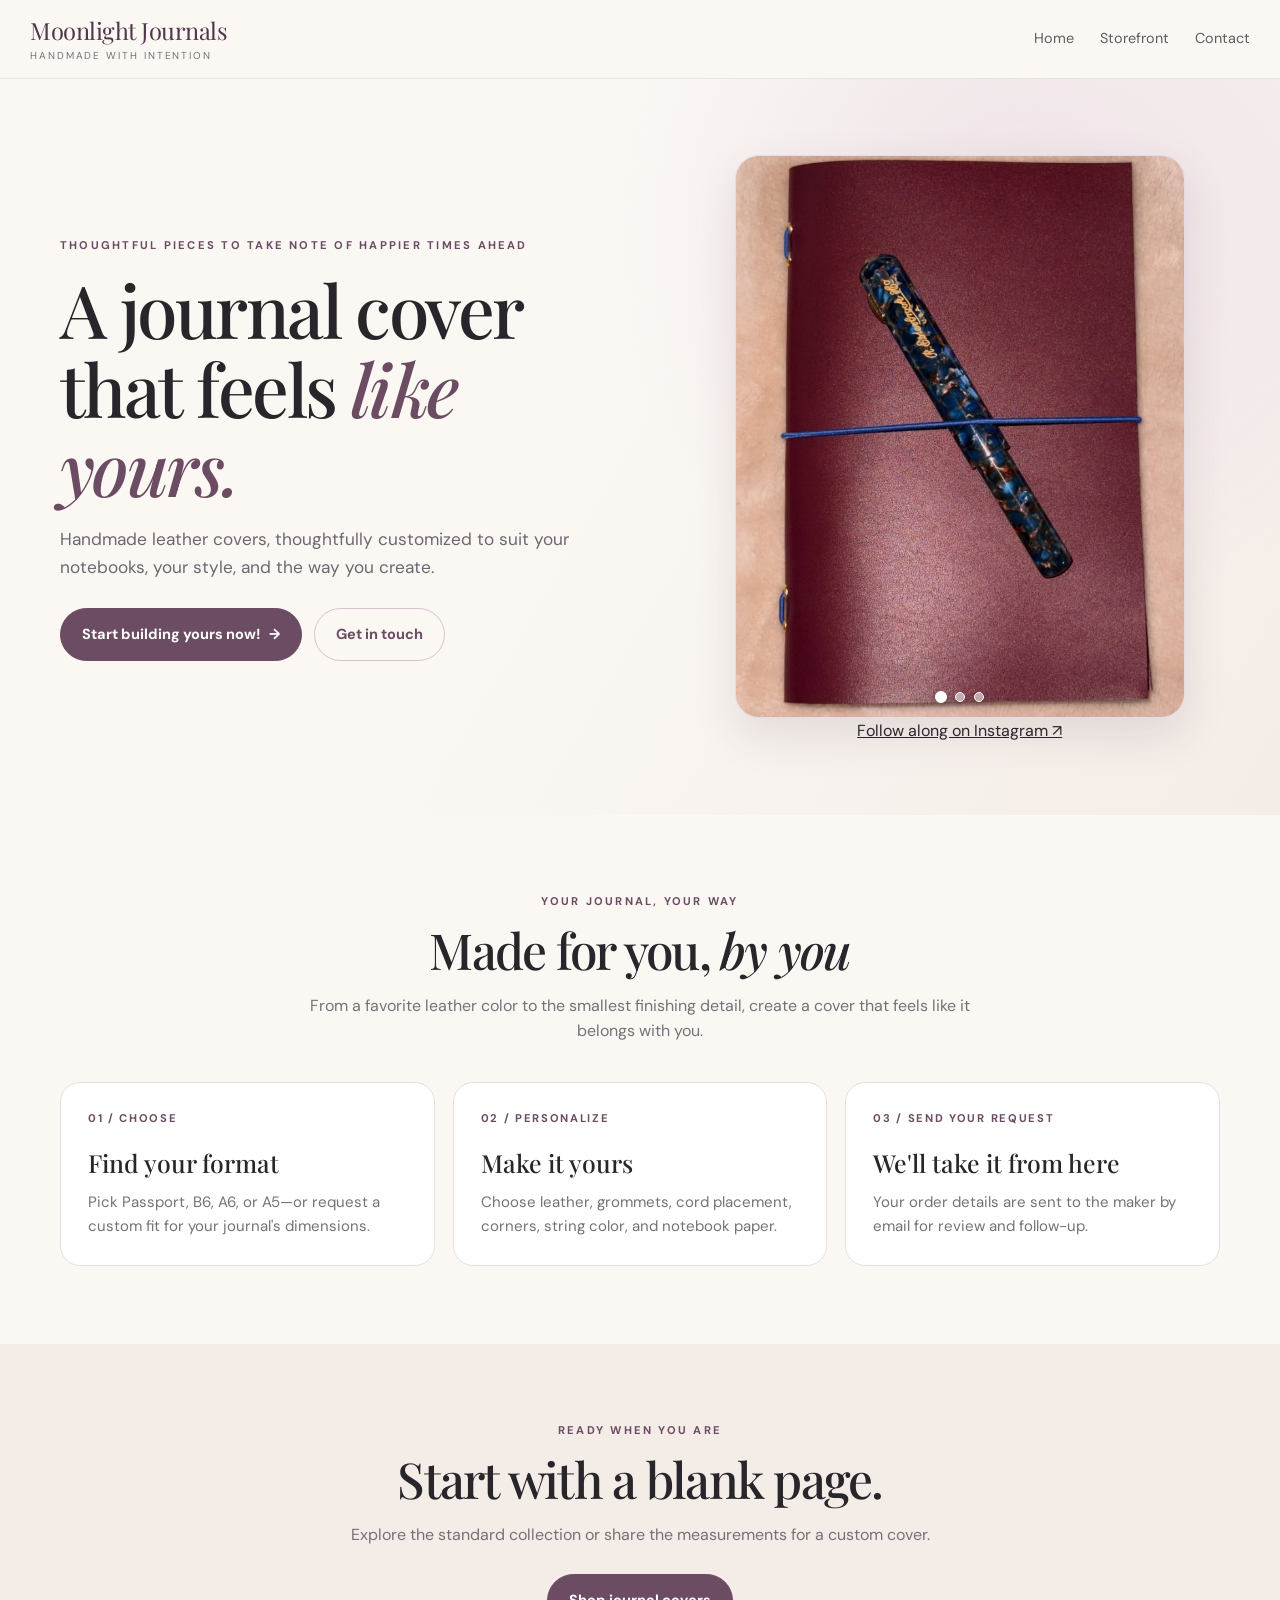
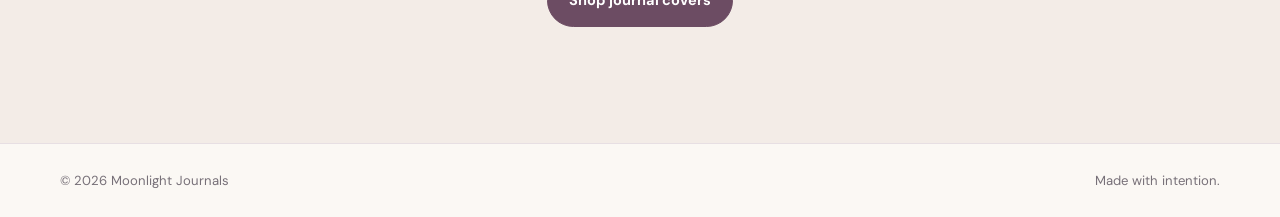
<file: index.html>
<!doctype html><html lang="en"><head><meta charset="utf-8">
  <meta name="viewport" content="width=device-width,initial-scale=1">
  <meta name="description" content="Handmade leather journal covers, thoughtfully customized by Moonlight Journals.">
  <title>Moonlight Journals | Handmade with intention</title><link rel="stylesheet" href="styles.css"></head>
  <body>
    <header class="site-header"><div class="nav-wrap"><a class="brand" href="index.html">Moonlight Journals<small>Handmade with intention</small></a>
    <nav aria-label="Main navigation"><a href="index.html">Home</a><a href="storefront.html">Storefront</a><a href="contact.html">Contact</a></nav></div>
  </header>
    <main><section class="hero">
      <div class="container hero-grid"><div>
        <div class="eyebrow">Thoughtful pieces to take note of happier times ahead</div>
        <h1 class="display">A journal cover that feels <em>like yours.</em></h1>
        <p class="lead">Handmade leather covers, thoughtfully customized to suit your notebooks, your style, and the way you create.</p>
        <div class="button-row"><a class="button" href="storefront.html">Start building yours now!<span aria-hidden="true">→</span></a>
          <a class="button secondary" href="contact.html">Get in touch</a></div></div>
        

<div class="hero-art instagram-hero">
  <div
    class="instagram-carousel"
    id="instagram-carousel"
    aria-label="Moonlight Journals photo gallery"
  >
    <a
      class="instagram-slide is-active"
      href="https://www.instagram.com/moonlightjournals.co/"
      target="_blank"
      rel="noopener noreferrer"
      aria-label="View Moonlight Journals on Instagram"
    >
      <img
        src="images/instagram-1.jpg"
        alt="Handmade leather journal cover"
      >
    </a>

    <a
      class="instagram-slide"
      href="https://www.instagram.com/moonlightjournals.co/"
      target="_blank"
      rel="noopener noreferrer"
      aria-label="View Moonlight Journals on Instagram"
    >
      <img
        src="images/instagram-2.jpg"
        alt="Leather journal cover detail"
      >
    </a>

    <a
      class="instagram-slide"
      href="https://www.instagram.com/moonlightjournals.co/"
      target="_blank"
      rel="noopener noreferrer"
      aria-label="View Moonlight Journals on Instagram"
    >
      <img
        src="images/instagram-3.jpg"
        alt="Personalized handmade journal"
      >
    </a>


    <div class="instagram-dots" aria-label="Choose a photo">
      <button class="instagram-dot is-active"
        type="button" aria-label="Show photo 1"
        aria-pressed="true"></button>
      <button class="instagram-dot"
        type="button" aria-label="Show photo 2"
        aria-pressed="false"></button>
      <button class="instagram-dot"
        type="button" aria-label="Show photo 3"
        aria-pressed="false"></button>
    </div>
  </div>

  <a
    class="instagram-follow"
    href="https://www.instagram.com/moonlightjournals.co/"
    target="_blank"
    rel="noopener noreferrer"
  >
    Follow along on Instagram ↗
  </a>
</div>


        
    </section>
      <section class="section">
        <div class="container">
          <div class="section-heading">
            <div class="eyebrow">Your journal, your way</div>
            <h2 class="display">Made for you, <em>by you</em></h2>
            <p>From a favorite leather color to the smallest finishing detail, create a cover that feels like it belongs with you.</p>
          </div>
          
          <div class="cards">
            <article class="card">
            <div class="number">01 / CHOOSE</div>
            <h3>Find your format</h3>
            <p>Pick Passport, B6, A6, or A5—or request a custom fit for your journal's dimensions.</p>
          </article>
            
            <article class="card">
              <div class="number">02 / PERSONALIZE</div>
              <h3>Make it yours</h3>
              <p>Choose leather, grommets, cord placement, corners, string color, and notebook paper.</p>
            </article>
            
            <article class="card">
              <div class="number">03 / SEND YOUR REQUEST</div>
              <h3>We'll take it from here</h3>
              <p>Your order details are sent to the maker by email for review and follow-up.</p></article></div></div>
      </section>
      
      <section class="section soft">
        <div class="container section-heading">
          <div class="eyebrow">Ready when you are</div>
          <h2 class="display">Start with a blank page.</h2>
          <p>Explore the standard collection or share the measurements for a custom cover.</p>
          <div class="button-row" style="justify-content:center">
            <a class="button" href="storefront.html">Shop journal covers</a></div></div>
      </section>
    </main>
    <footer>
      <div class="container footer-inner">
        <span>© <span class="year"></span> Moonlight Journals</span><span>Made with intention.</span></div>
    </footer>
    
    <script>document.querySelectorAll('.year').forEach(el=>el.textContent=new Date().getFullYear());
  (() => {
  const carousel = document.getElementById("instagram-carousel");
  if (!carousel) return;

  const slides = Array.from(
    carousel.querySelectorAll(".instagram-slide")
  );
  const dots = Array.from(
    carousel.querySelectorAll(".instagram-dot")
  );

  if (!slides.length || slides.length !== dots.length) return;

  let current = 0;
  let timer;

  function showSlide(index) {
    current = (index + slides.length) % slides.length;

    slides.forEach((slide, i) => {
      const active = i === current;
      slide.classList.toggle("is-active", active);

      if (active) {
        slide.removeAttribute("aria-hidden");
      } else {
        slide.setAttribute("aria-hidden", "true");
      }
    });

    dots.forEach((dot, i) => {
      const active = i === current;
      dot.classList.toggle("is-active", active);
      dot.setAttribute("aria-pressed", String(active));
    });
  }

  function stopRotation() {
    window.clearInterval(timer);
  }

  function startRotation() {
    stopRotation();

    if (
      window.matchMedia("(prefers-reduced-motion: reduce)").matches
    ) return;

    timer = window.setInterval(() => {
      showSlide(current + 1);
    }, 4500);
  }

  dots.forEach((dot, index) => {
    dot.addEventListener("click", () => {
      showSlide(index);
      startRotation();
    });
  });

  carousel.addEventListener("mouseenter", stopRotation);
  carousel.addEventListener("mouseleave", startRotation);
  carousel.addEventListener("focusin", stopRotation);
  carousel.addEventListener("focusout", startRotation);

  showSlide(0);
  startRotation();
})();
      </script>
  </body></html>
</file>
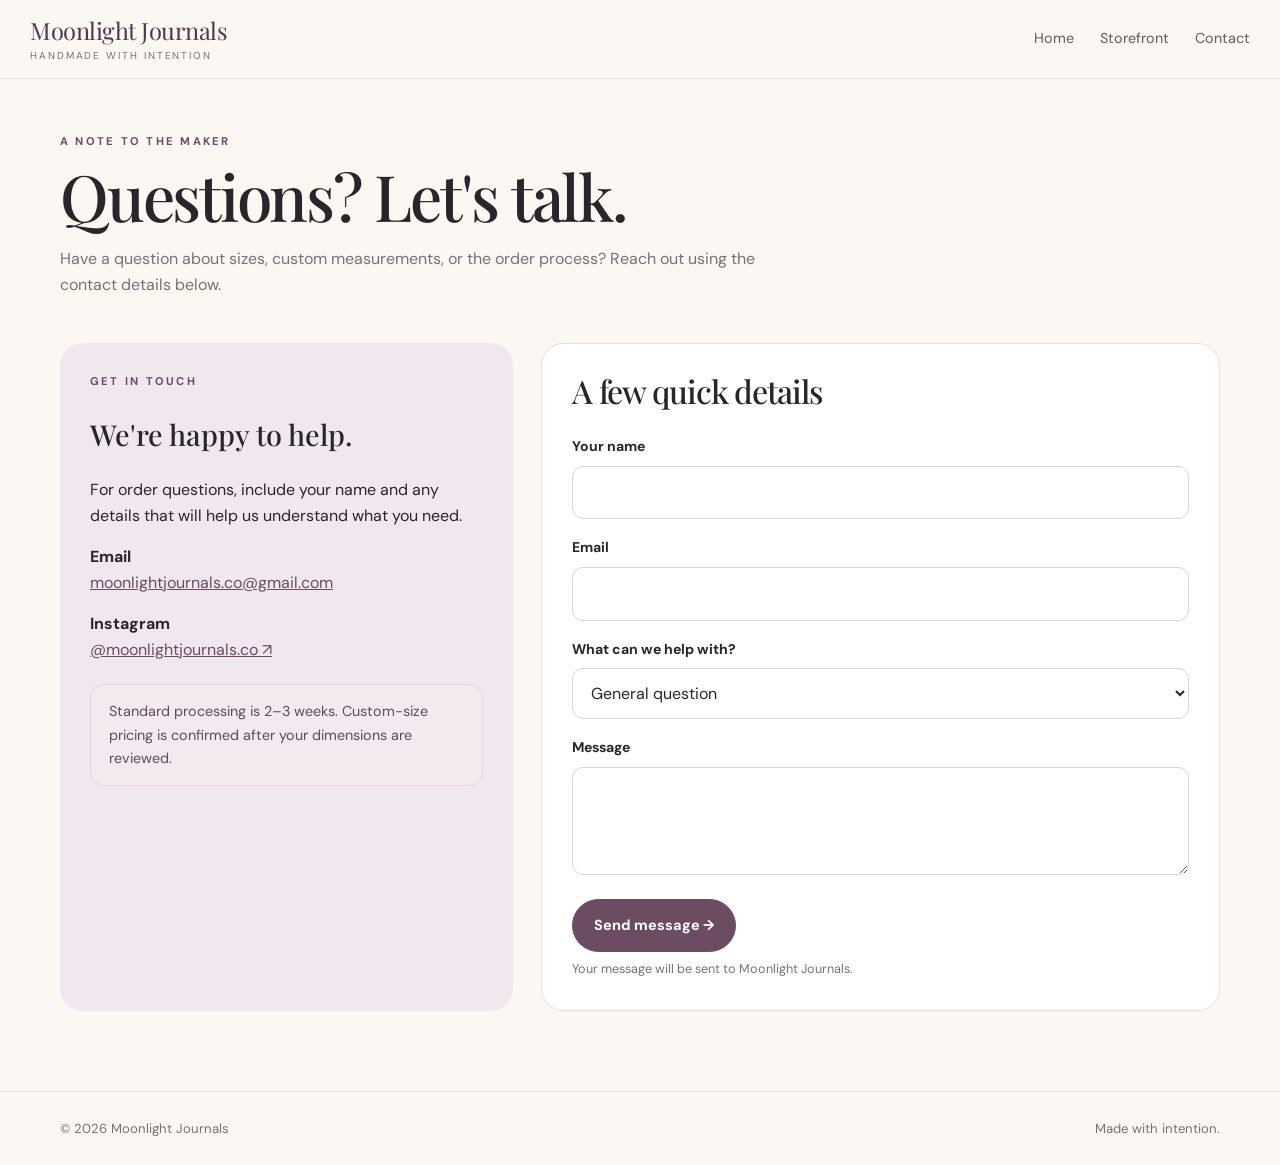
<file: contact.html>
<!doctype html><html lang="en">
  <head><meta charset="utf-8">
    <meta name="viewport" content="width=device-width,initial-scale=1">
    <meta name="description" content="Contact Moonlight Journals.">
    <title>Contact | Moonlight Journals</title>
    <link rel="stylesheet" href="styles.css">
  </head><body><header class="site-header">
    <div class="nav-wrap">
      <a class="brand" href="index.html">Moonlight Journals<small>Handmade with intention</small></a>
      <nav aria-label="Main navigation"><a href="index.html">Home</a>
        <a href="storefront.html">Storefront</a>
        <a href="contact.html">Contact</a></nav></div>
  </header><main><section class="container page-hero">
    <div class="eyebrow">A note to the maker</div>
    <h1 class="display">Questions? Let's talk.</h1>
    <p>Have a question about sizes, custom measurements, or the order process? Reach out using the contact details below.</p></section>
    <section class="container contact-grid">
      <aside class="contact-panel">
        <div class="eyebrow">Get in touch</div>
        <h2>We're happy to help.</h2>
        <p>For order questions, include your name and any details that will help us understand what you need.</p>
        <p><strong>Email</strong>
          <br>
          <a href="mailto:moonlightjournals.co@gmail.com">moonlightjournals.co@gmail.com</a></p>
        <p><strong>Instagram</strong><br><a href="https://www.instagram.com/moonlightjournals.co/" target="_blank" rel="noopener noreferrer">@moonlightjournals.co ↗</a></p>
        <div class="notice">Standard processing is 2–3 weeks. Custom-size pricing is confirmed after your dimensions are reviewed.</div></aside><section class="contact-form">
          <h2 class="display" style="font-size:2rem;margin-top:0">A few quick details</h2>
          
<form action="https://formsubmit.co/moonlightjournals.co@gmail.com" method="POST">

  <input type="hidden" name="_subject" value="New Moonlight Journals Contact Message">

  <input type="hidden" name="_replyto" value="">

  <input type="hidden" name="_template" value="table">

  <input type="hidden" name="_captcha" value="true">

  <input type="hidden" name="_url" value="https://kristamt.github.io/Moonlight_Journals/contact.html">

  <div class="field">
    <label for="name">Your name</label>
    <input id="name" name="Name" required>
  </div>

  <div class="field">
    <label for="contact-email">Email</label>
    <input
      id="contact-email"
      type="email"
      name="Email"
      required
    >
  </div>

  <div class="field">
    <label for="topic">What can we help with?</label>
    <select id="topic" name="Topic">
      <option>General question</option>
      <option>Standard-size order</option>
      <option>Custom-size order</option>
      <option>Existing order</option>
    </select>
  </div>

  <div class="field">
    <label for="message">Message</label>
    <textarea id="message" name="Message" required></textarea>
  </div>

  <button class="button" type="submit">
    Send message →
  </button>

  <p class="hint">
    Your message will be sent to Moonlight Journals.
  </p>

</form>
        </section>
    </section>
  </main>
    <footer>
      <div class="container footer-inner"><span>© <span class="year"></span> Moonlight Journals</span>
        <span> Made with intention.</span></span></div>
    </footer>
    <script>document.querySelectorAll('.year').forEach(el=>el.textContent=new Date().getFullYear());</script></body></html>
</file>
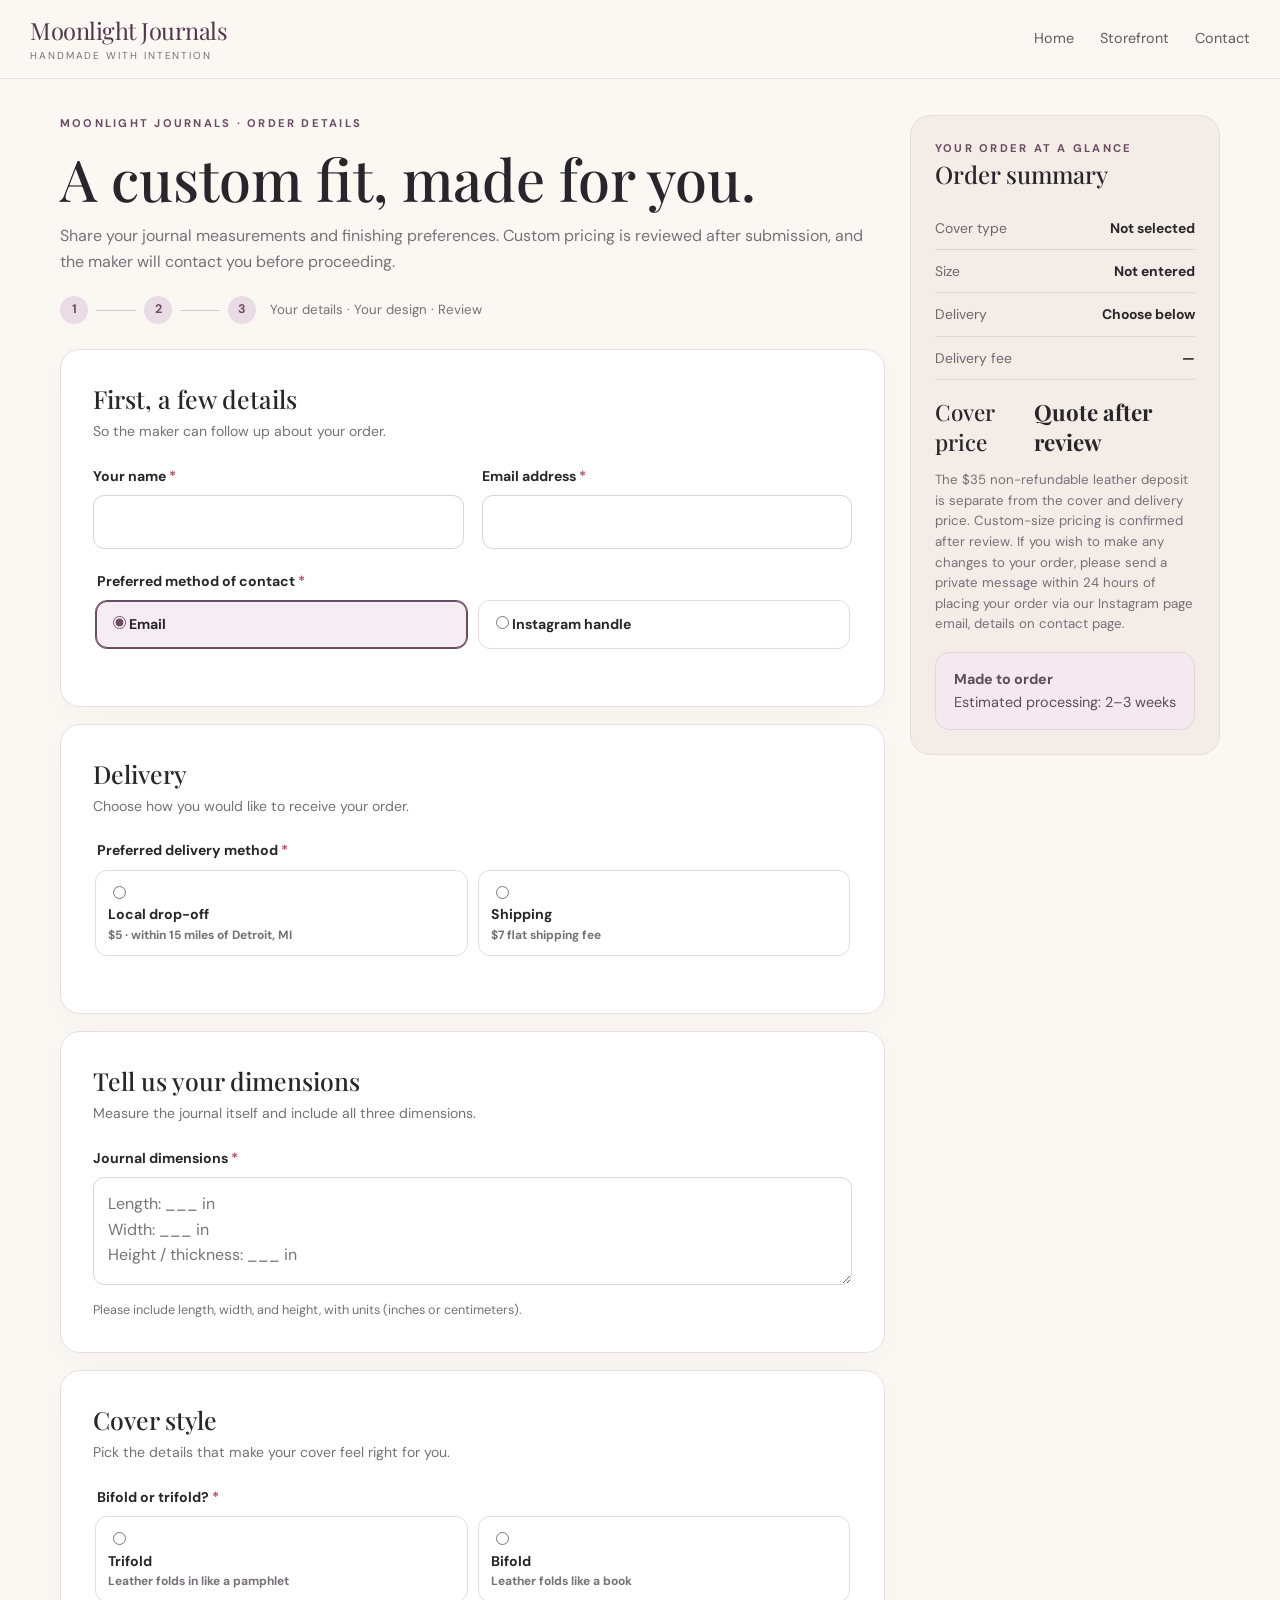
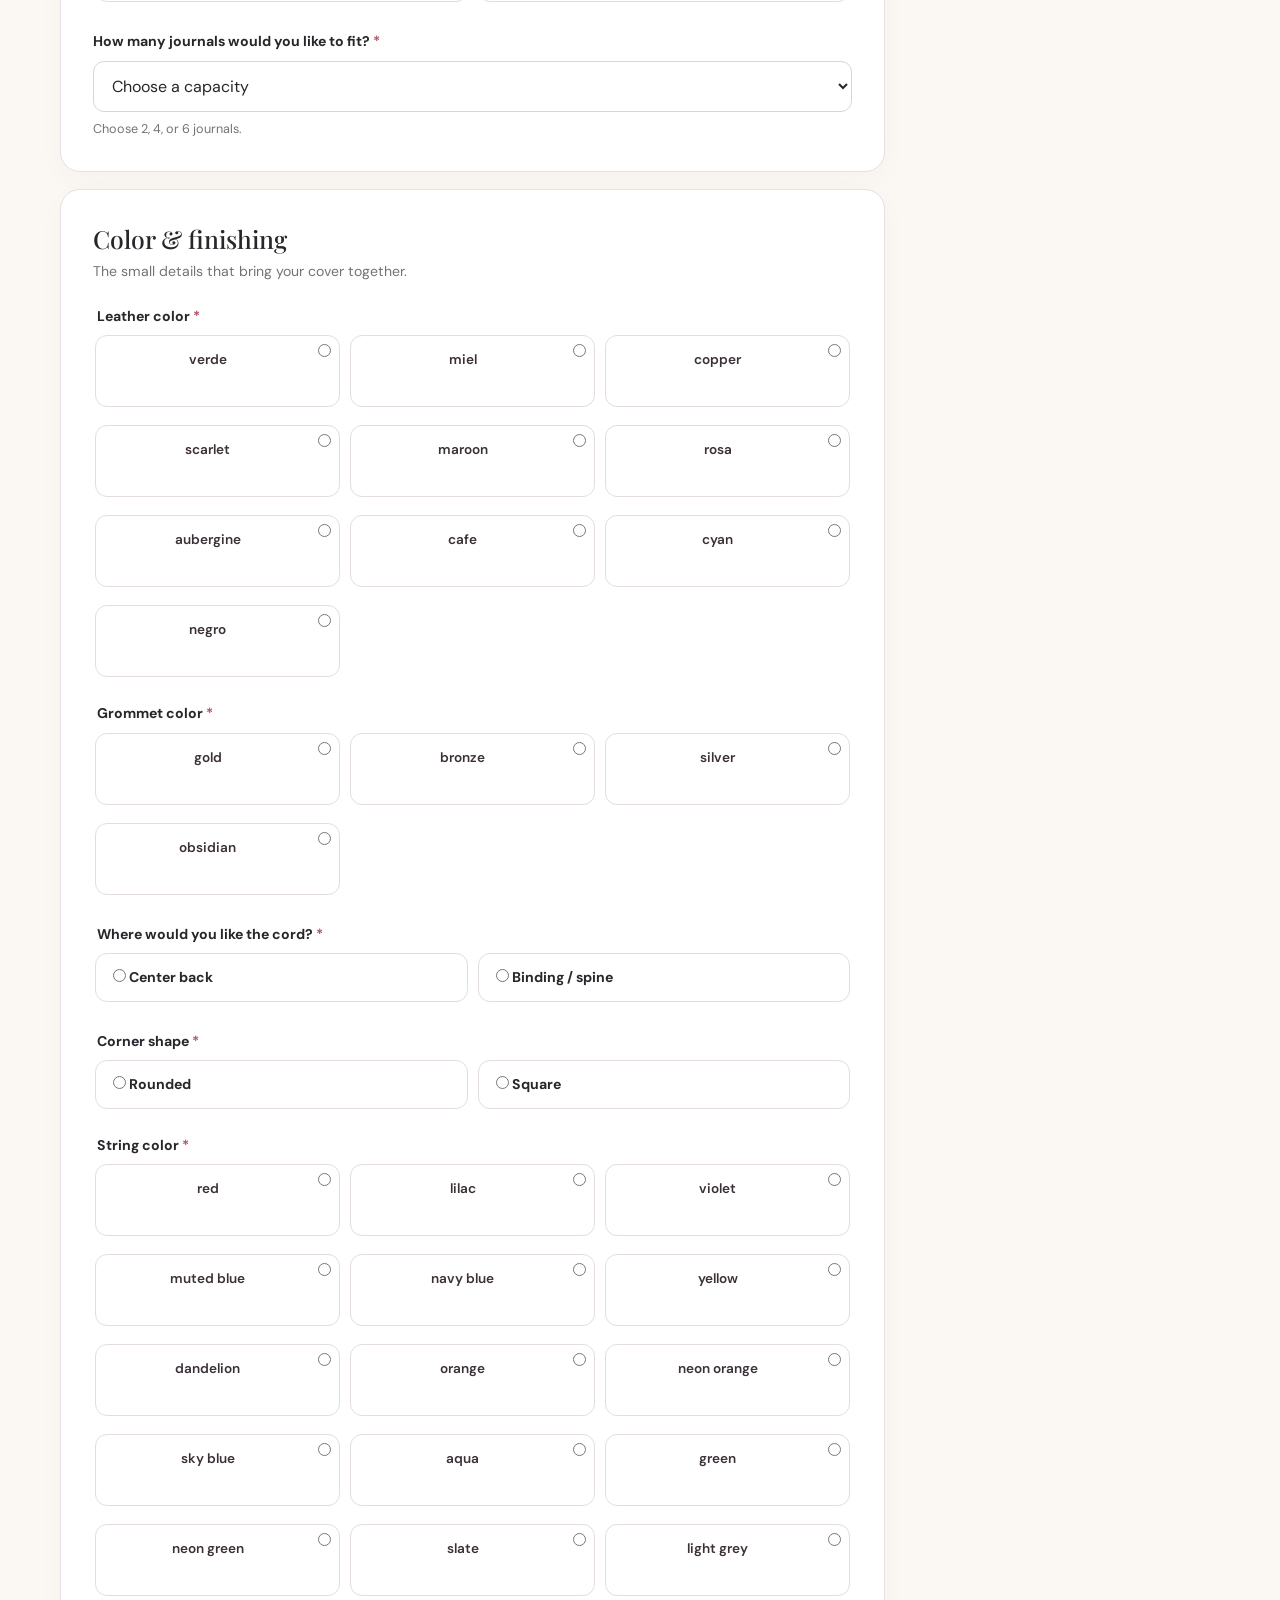
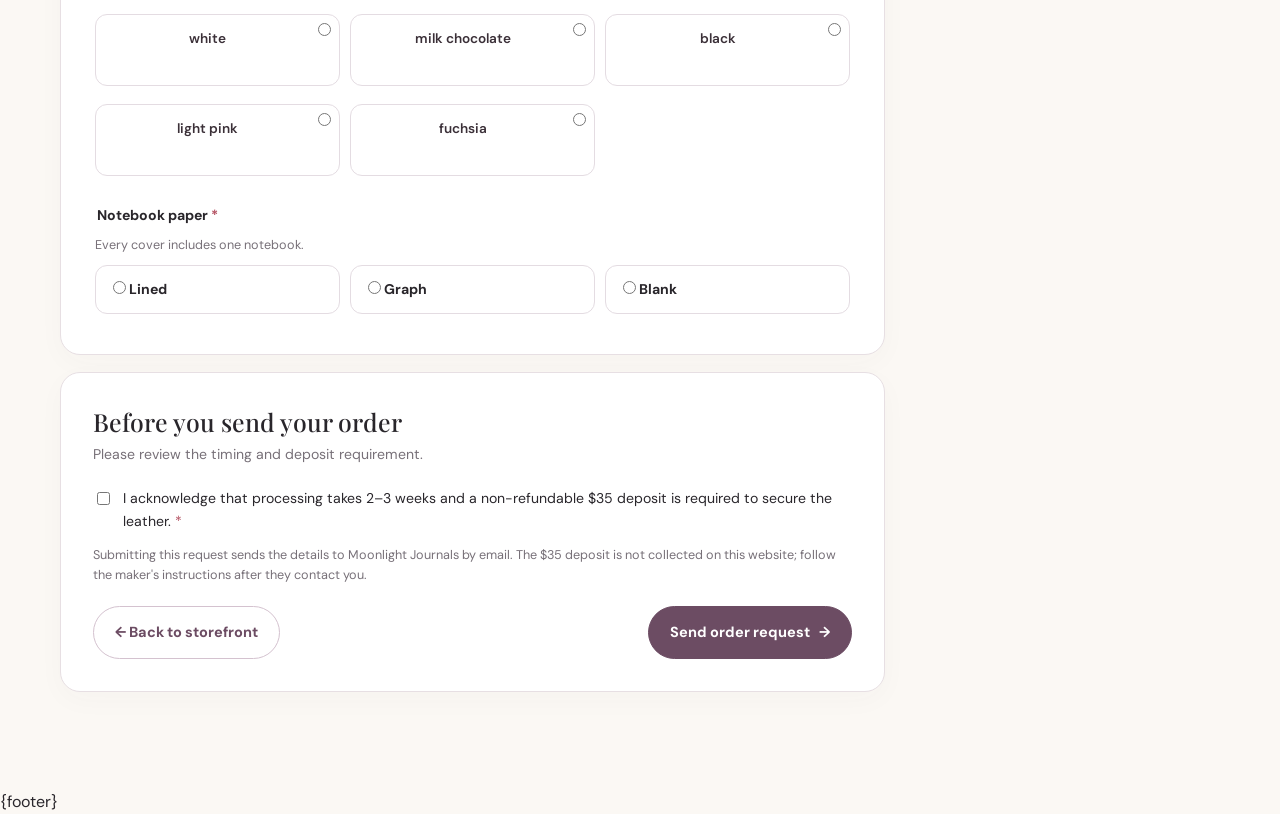
<file: custom-order.html>
<!doctype html><html lang="en"><head><meta charset="utf-8"><meta name="viewport" content="width=device-width,initial-scale=1"><meta name="description" content="Customize your Moonlight Journals leather journal cover."><title>Custom Order | Moonlight Journals</title><link rel="stylesheet" href="styles.css"></head><body><header class="site-header"><div class="nav-wrap"><a class="brand" href="index.html">Moonlight Journals<small>Handmade with intention</small></a><nav aria-label="Main navigation"><a href="index.html">Home</a><a href="storefront.html">Storefront</a><a href="contact.html">Contact</a></nav></div></header><main class="form-page"><div class="container checkout-layout"><div class="checkout-main"><div class="checkout-heading"><div class="eyebrow">Moonlight Journals · Order details</div><h1>A custom fit, made for you.</h1><p>Share your journal measurements and finishing preferences. Custom pricing is reviewed after submission, and the maker will contact you before proceeding.</p><div class="steps" aria-label="Order steps"><span class="step-dot">1</span><span class="step-line"></span><span class="step-dot">2</span><span class="step-line"></span><span class="step-dot">3</span><span class="small" style="margin-left:6px">Your details · Your design · Review</span></div></div><div id="form-message" class="submit-message" role="status" aria-live="polite"></div><form id="order-form" method="post" target="submit-frame" action="#" novalidate><input type="hidden" name="orderType" value="Custom size"><div class="honeypot" aria-hidden="true"><label>Leave this field empty<input type="text" name="website" tabindex="-1" autocomplete="off"></label></div><section class="form-card"><h2>First, a few details</h2><p class="section-sub">So the maker can follow up about your order.</p><div class="field-grid"><div class="field"><label for="customerName">Your name <span class="required">*</span></label><input id="customerName" name="customerName" autocomplete="name" required></div><div class="field"><label for="email">Email address <span class="required">*</span></label><input id="email" name="email" type="email" autocomplete="email" required></div></div><fieldset class="field" style="border:0;padding:0;margin-top:4px"><legend>Preferred method of contact <span class="required">*</span></legend><div class="option-grid"><label class="choice"><input type="radio" name="contactMethod" value="Email" required checked><span>Email</span></label><label class="choice"><input type="radio" name="contactMethod" value="Instagram Handle" required><span>Instagram handle</span></label></div></fieldset><div class="field hidden" id="instagram-field" style="margin-top:17px"><label for="instagram">Instagram handle <span class="required">*</span></label><input id="instagram" name="instagram" placeholder="@yourhandle"><p class="hint">Add the handle where the maker can reach you.</p></div></section><section class="form-card"><h2>Delivery</h2><p class="section-sub">Choose how you would like to receive your order.</p><fieldset class="field" style="border:0;padding:0"><legend>Preferred delivery method <span class="required">*</span></legend><div class="option-grid"><label class="choice"><input type="radio" name="deliveryMethod" value="Local drop off" required><span class="choice-copy">Local drop-off<small>$5 · within 15 miles of Detroit, MI</small></span></label><label class="choice"><input type="radio" name="deliveryMethod" value="Shipping" required><span class="choice-copy">Shipping<small>$7 flat shipping fee</small></span></label></div></fieldset><div class="field hidden" id="address-field" style="margin-top:18px"><label for="address">Delivery address <span class="required">*</span></label><textarea id="address" name="address" autocomplete="street-address" placeholder="Street, city, state, ZIP"></textarea><p class="hint" id="address-hint"></p></div></section><section class="form-card"><h2>Tell us your dimensions</h2><p class="section-sub">Measure the journal itself and include all three dimensions.</p><div class="field"><label for="dimensions">Journal dimensions <span class="required">*</span></label><textarea id="dimensions" name="dimensions" required placeholder="Length: ___ in
Width: ___ in
Height / thickness: ___ in"></textarea><p class="hint">Please include length, width, and height, with units (inches or centimeters).</p></div></section><section class="form-card"><h2>Cover style</h2><p class="section-sub">Pick the details that make your cover feel right for you.</p><fieldset class="field" style="border:0;padding:0"><legend>Bifold or trifold? <span class="required">*</span></legend><div class="option-grid"><label class="choice"><input type="radio" name="foldStyle" value="Trifold" required><span class="choice-copy">Trifold<small>Leather folds in like a pamphlet</small></span></label><label class="choice"><input type="radio" name="foldStyle" value="Bifold" required><span class="choice-copy">Bifold<small>Leather folds like a book</small></span></label></div></fieldset><div class="field" style="margin-top:20px"><label for="journalCount">How many journals would you like to fit? <span class="required">*</span></label><select id="journalCount" name="journalCount" required><option value="">Choose a capacity</option><option value="2">2 journals</option><option value="4">4 journals</option><option value="6">6 journals</option></select><p id="count-hint" class="hint"></p></div></section><section class="form-card"><h2>Color & finishing</h2><p class="section-sub">The small details that bring your cover together.</p><fieldset class="field" style="border:0;padding:0"><legend>Leather color <span class="required">*</span></legend><div class="option-grid three"><label class="choice swatch-option"><span class="swatch" style="background:#668873"></span><span class="choice-copy">verde</span><input type="radio" name="leatherColor" value="verde" required></label><label class="choice swatch-option"><span class="swatch" style="background:#d9aa53"></span><span class="choice-copy">miel</span><input type="radio" name="leatherColor" value="miel" required></label><label class="choice swatch-option"><span class="swatch" style="background:#c77958"></span><span class="choice-copy">copper</span><input type="radio" name="leatherColor" value="copper" required></label><label class="choice swatch-option"><span class="swatch" style="background:#b84345"></span><span class="choice-copy">scarlet</span><input type="radio" name="leatherColor" value="scarlet" required></label><label class="choice swatch-option"><span class="swatch" style="background:#3d1726"></span><span class="choice-copy">maroon</span><input type="radio" name="leatherColor" value="maroon" required></label><label class="choice swatch-option"><span class="swatch" style="background:#df668d"></span><span class="choice-copy">rosa</span><input type="radio" name="leatherColor" value="rosa" required></label><label class="choice swatch-option"><span class="swatch" style="background:#392046"></span><span class="choice-copy">aubergine</span><input type="radio" name="leatherColor" value="aubergine" required></label><label class="choice swatch-option"><span class="swatch" style="background:#4c3732"></span><span class="choice-copy">cafe</span><input type="radio" name="leatherColor" value="cafe" required></label><label class="choice swatch-option"><span class="swatch" style="background:#2e4e50"></span><span class="choice-copy">cyan</span><input type="radio" name="leatherColor" value="cyan" required></label><label class="choice swatch-option"><span class="swatch" style="background:#222222"></span><span class="choice-copy">negro</span><input type="radio" name="leatherColor" value="negro" required></label></div></fieldset><fieldset class="field" style="border:0;padding:0"><legend>Grommet color <span class="required">*</span></legend><div class="option-grid three"><label class="choice swatch-option"><span class="swatch" style="background:#f1db3e"></span><span class="choice-copy">gold</span><input type="radio" name="grommetColor" value="gold" required></label><label class="choice swatch-option"><span class="swatch" style="background:#75654b"></span><span class="choice-copy">bronze</span><input type="radio" name="grommetColor" value="bronze" required></label><label class="choice swatch-option"><span class="swatch" style="background:#b8b8b5"></span><span class="choice-copy">silver</span><input type="radio" name="grommetColor" value="silver" required></label><label class="choice swatch-option"><span class="swatch" style="background:#171717"></span><span class="choice-copy">obsidian</span><input type="radio" name="grommetColor" value="obsidian" required></label></div></fieldset><fieldset class="field" style="border:0;padding:0;margin-top:20px"><legend>Where would you like the cord? <span class="required">*</span></legend><div class="option-grid"><label class="choice"><input type="radio" name="cordPlacement" value="Center Back" required><span>Center back</span></label><label class="choice"><input type="radio" name="cordPlacement" value="Binding of the journal" required><span>Binding / spine</span></label></div></fieldset><fieldset class="field" style="border:0;padding:0;margin-top:20px"><legend>Corner shape <span class="required">*</span></legend><div class="option-grid"><label class="choice"><input type="radio" name="corners" value="Rounded" required><span>Rounded</span></label><label class="choice"><input type="radio" name="corners" value="Square" required><span>Square</span></label></div></fieldset><fieldset class="field" style="border:0;padding:0"><legend>String color <span class="required">*</span></legend><div class="option-grid three"><label class="choice swatch-option"><span class="swatch" style="background:#d92e38"></span><span class="choice-copy">red</span><input type="radio" name="stringColor" value="red" required></label><label class="choice swatch-option"><span class="swatch" style="background:#b8a4ed"></span><span class="choice-copy">lilac</span><input type="radio" name="stringColor" value="lilac" required></label><label class="choice swatch-option"><span class="swatch" style="background:#54339b"></span><span class="choice-copy">violet</span><input type="radio" name="stringColor" value="violet" required></label><label class="choice swatch-option"><span class="swatch" style="background:#536b9f"></span><span class="choice-copy">muted blue</span><input type="radio" name="stringColor" value="muted blue" required></label><label class="choice swatch-option"><span class="swatch" style="background:#18284e"></span><span class="choice-copy">navy blue</span><input type="radio" name="stringColor" value="navy blue" required></label><label class="choice swatch-option"><span class="swatch" style="background:#e7c72f"></span><span class="choice-copy">yellow</span><input type="radio" name="stringColor" value="yellow" required></label><label class="choice swatch-option"><span class="swatch" style="background:#dfaa17"></span><span class="choice-copy">dandelion</span><input type="radio" name="stringColor" value="dandelion" required></label><label class="choice swatch-option"><span class="swatch" style="background:#ec7a13"></span><span class="choice-copy">orange</span><input type="radio" name="stringColor" value="orange" required></label><label class="choice swatch-option"><span class="swatch" style="background:#f15b1d"></span><span class="choice-copy">neon orange</span><input type="radio" name="stringColor" value="neon orange" required></label><label class="choice swatch-option"><span class="swatch" style="background:#84d3f1"></span><span class="choice-copy">sky blue</span><input type="radio" name="stringColor" value="sky blue" required></label><label class="choice swatch-option"><span class="swatch" style="background:#b2ded8"></span><span class="choice-copy">aqua</span><input type="radio" name="stringColor" value="aqua" required></label><label class="choice swatch-option"><span class="swatch" style="background:#498a3e"></span><span class="choice-copy">green</span><input type="radio" name="stringColor" value="green" required></label><label class="choice swatch-option"><span class="swatch" style="background:#91e94c"></span><span class="choice-copy">neon green</span><input type="radio" name="stringColor" value="neon green" required></label><label class="choice swatch-option"><span class="swatch" style="background:#8a8888"></span><span class="choice-copy">slate</span><input type="radio" name="stringColor" value="slate" required></label><label class="choice swatch-option"><span class="swatch" style="background:#b7b8bc"></span><span class="choice-copy">light grey</span><input type="radio" name="stringColor" value="light grey" required></label><label class="choice swatch-option"><span class="swatch" style="background:#ffffff"></span><span class="choice-copy">white</span><input type="radio" name="stringColor" value="white" required></label><label class="choice swatch-option"><span class="swatch" style="background:#775343"></span><span class="choice-copy">milk chocolate</span><input type="radio" name="stringColor" value="milk chocolate" required></label><label class="choice swatch-option"><span class="swatch" style="background:#111111"></span><span class="choice-copy">black</span><input type="radio" name="stringColor" value="black" required></label><label class="choice swatch-option"><span class="swatch" style="background:#efa2bd"></span><span class="choice-copy">light pink</span><input type="radio" name="stringColor" value="light pink" required></label><label class="choice swatch-option"><span class="swatch" style="background:#e52e74"></span><span class="choice-copy">fuchsia</span><input type="radio" name="stringColor" value="fuchsia" required></label></div></fieldset><fieldset class="field" style="border:0;padding:0;margin-top:20px"><legend>Notebook paper <span class="required">*</span></legend><p class="hint" style="margin:0 0 10px">Every cover includes one notebook.</p><div class="option-grid three"><label class="choice"><input type="radio" name="notebookPaper" value="Lined" required><span>Lined</span></label><label class="choice"><input type="radio" name="notebookPaper" value="Graph" required><span>Graph</span></label><label class="choice"><input type="radio" name="notebookPaper" value="Blank" required><span>Blank</span></label></div></fieldset></section><section class="form-card"><h2>Before you send your order</h2><p class="section-sub">Please review the timing and deposit requirement.</p><label class="check-row"><input type="checkbox" name="acknowledgement" value="Yes" required><span>I acknowledge that processing takes 2–3 weeks and a non-refundable $35 deposit is required to secure the leather. <span class="required">*</span></span></label><p class="hint" style="margin-top:13px">Submitting this request sends the details to Moonlight Journals by email. The $35 deposit is not collected on this website; follow the maker's instructions after they contact you.</p><div class="form-actions"><a class="button secondary" href="storefront.html">← Back to storefront</a><button class="button" id="submit-button" type="submit">Send order request <span aria-hidden="true">→</span></button></div></section></form><iframe title="Order submission response" name="submit-frame" id="submit-frame" class="sr-only"></iframe></div><aside class="summary-card"><div class="eyebrow">Your order at a glance</div><h2>Order summary</h2><div class="summary-line"><span>Cover type</span><strong id="summary-type">{summary_type}</strong></div>{summary_size}<div class="summary-line"><span>Delivery</span><strong id="summary-delivery">Choose below</strong></div><div class="summary-line"><span>Delivery fee</span><strong id="summary-fee">—</strong></div><div class="summary-total"><span>Cover price</span><strong id="summary-price">{initial_price}</strong></div><p class="small">The $35 non-refundable leather deposit is separate from the cover and delivery price. Custom-size pricing is confirmed after review. If you wish to make any changes to your order, please send a private message within 24 hours of placing your order via our Instagram page email, details on contact page.</p><div class="notice" style="margin-top:17px"><strong>Made to order</strong><br>Estimated processing: 2–3 weeks</div></aside></div></main>{footer}<script src="order.js"></script></body></html><script>document.addEventListener('DOMContentLoaded',()=>{document.getElementById('order-form').dataset.kind='custom';});</script></body></html>
</file>
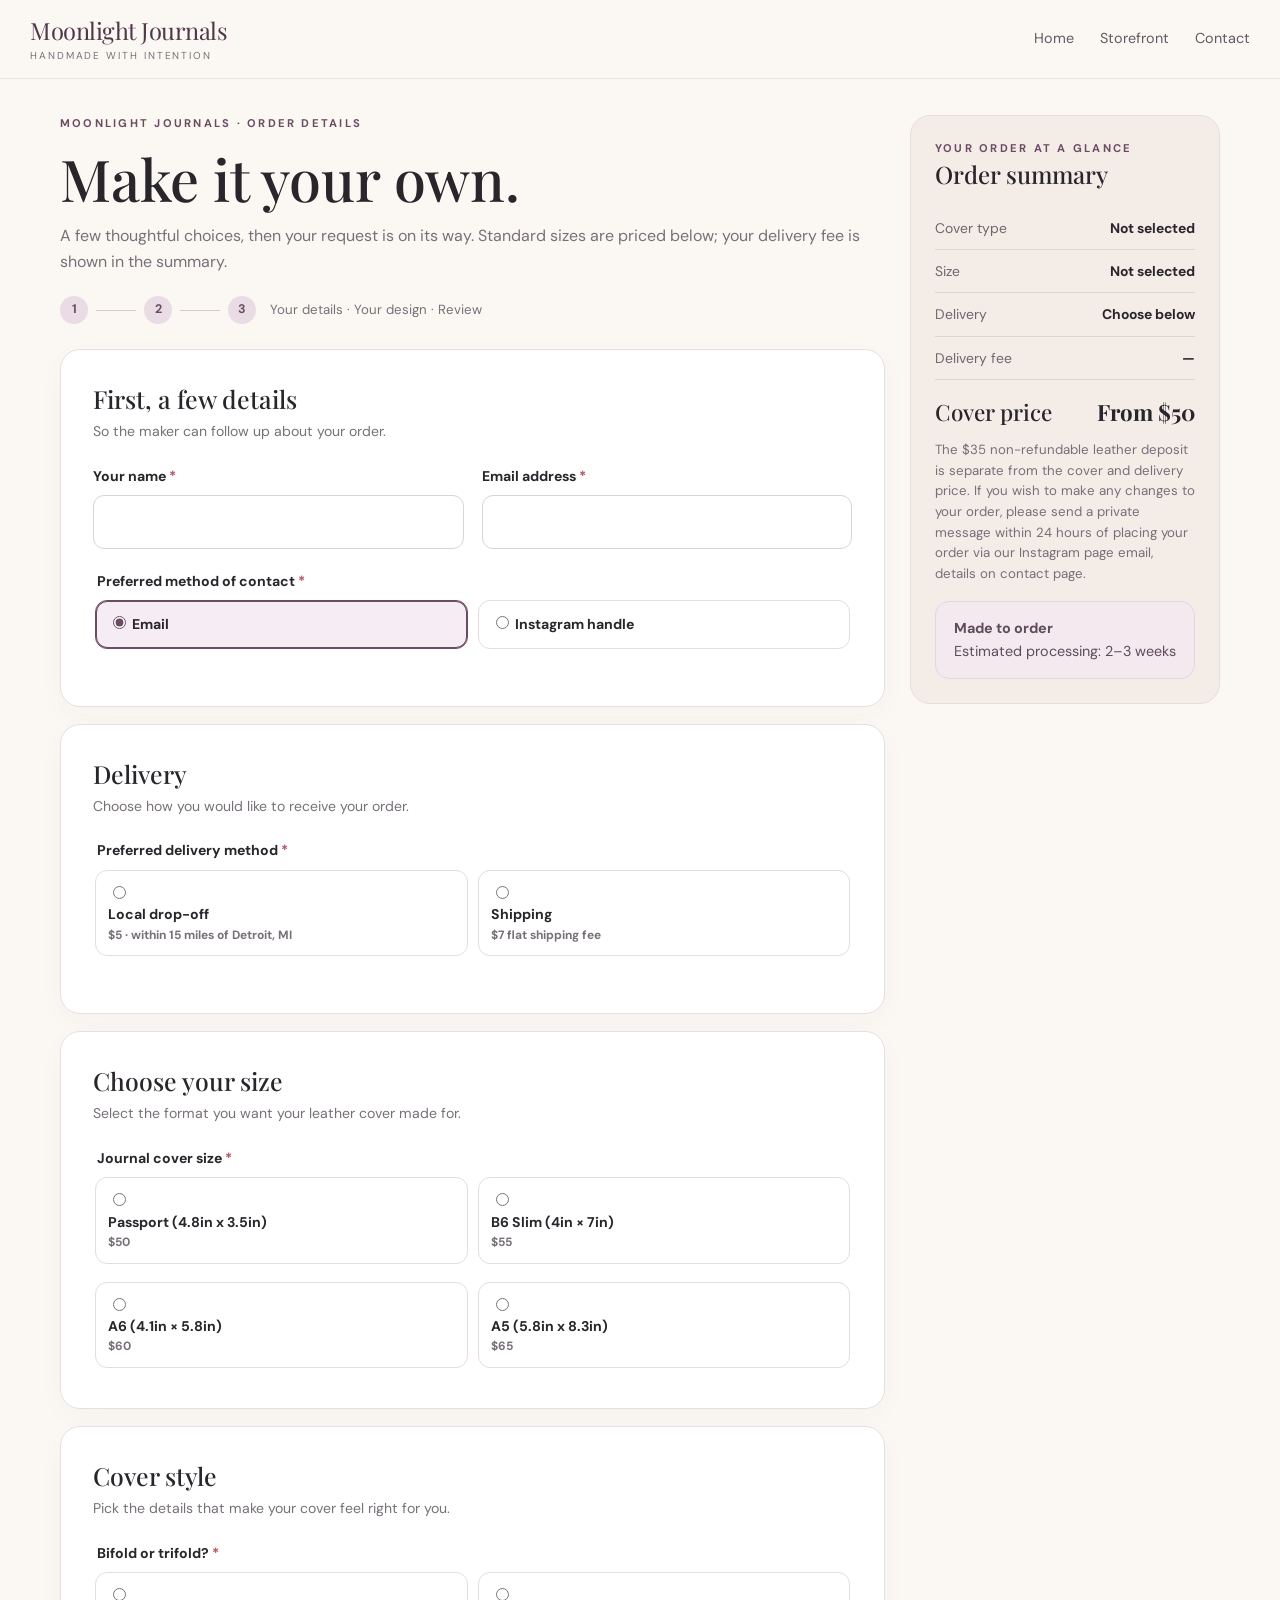
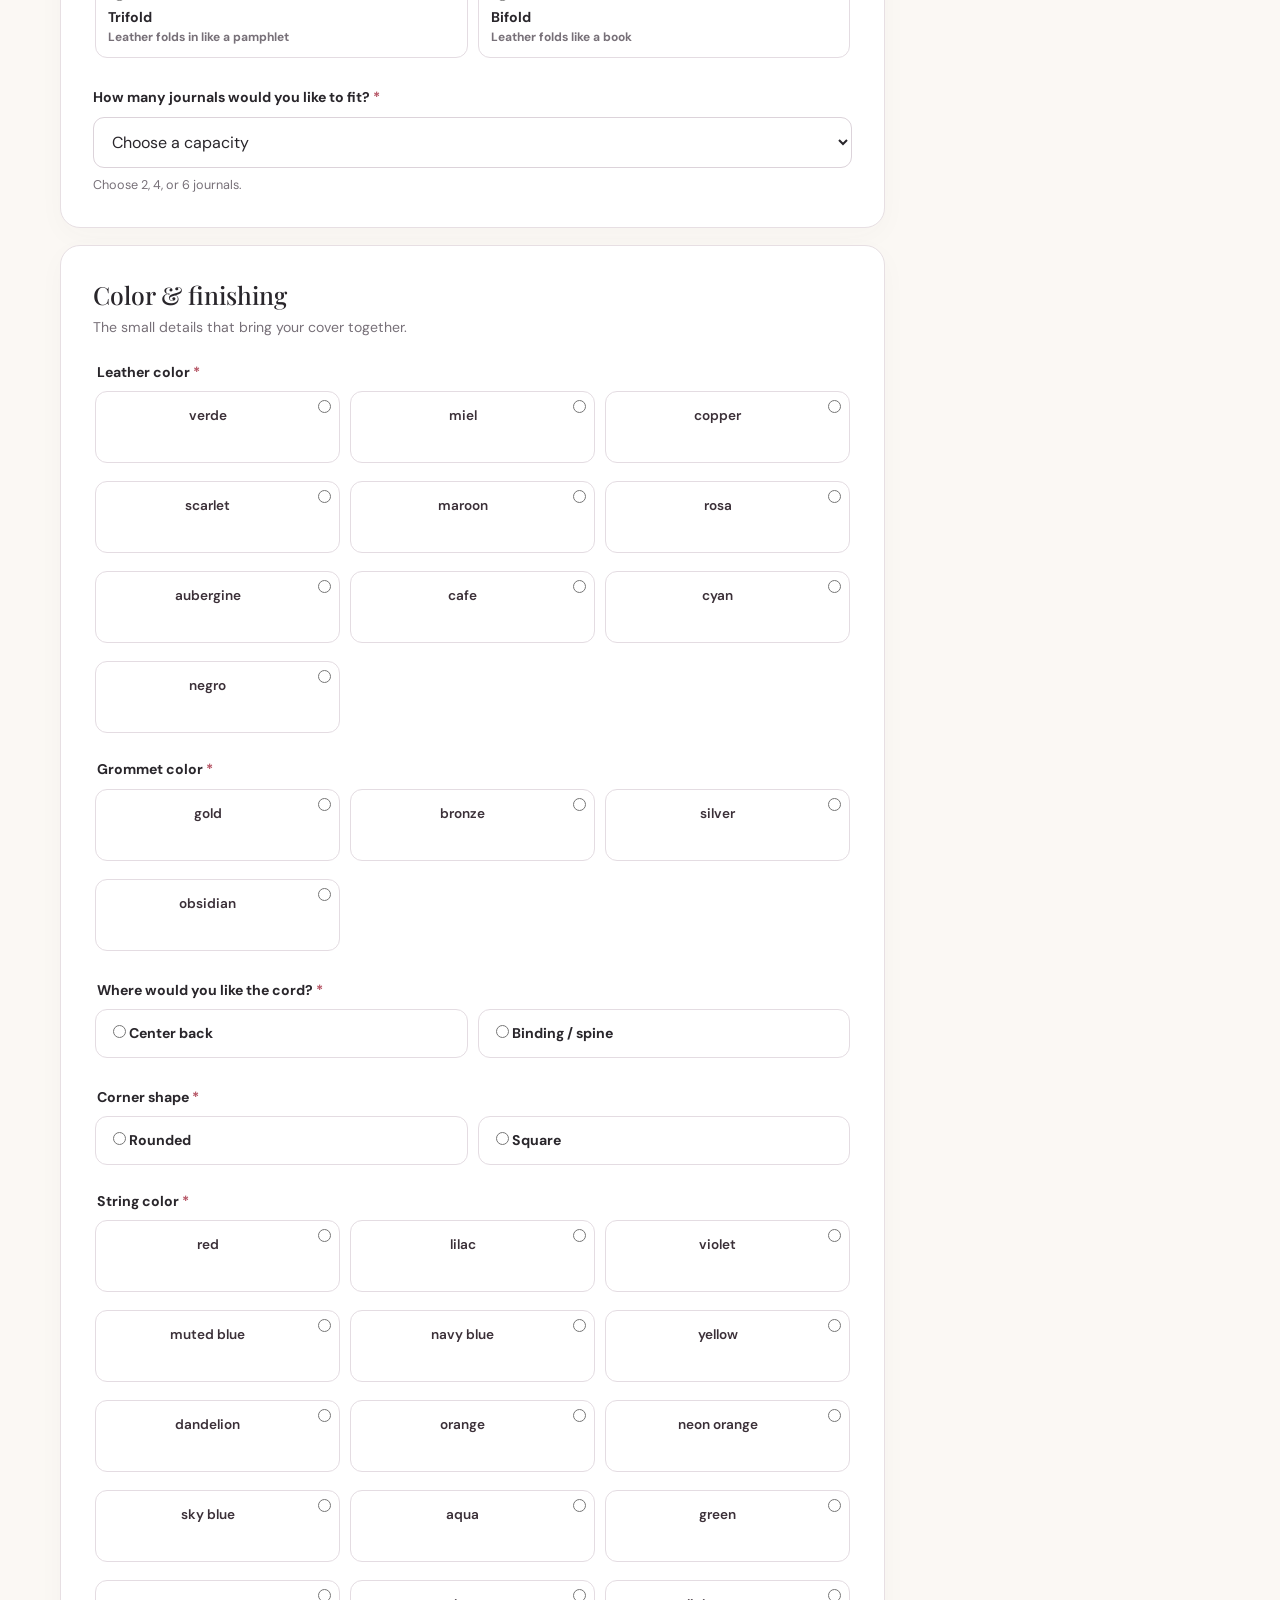
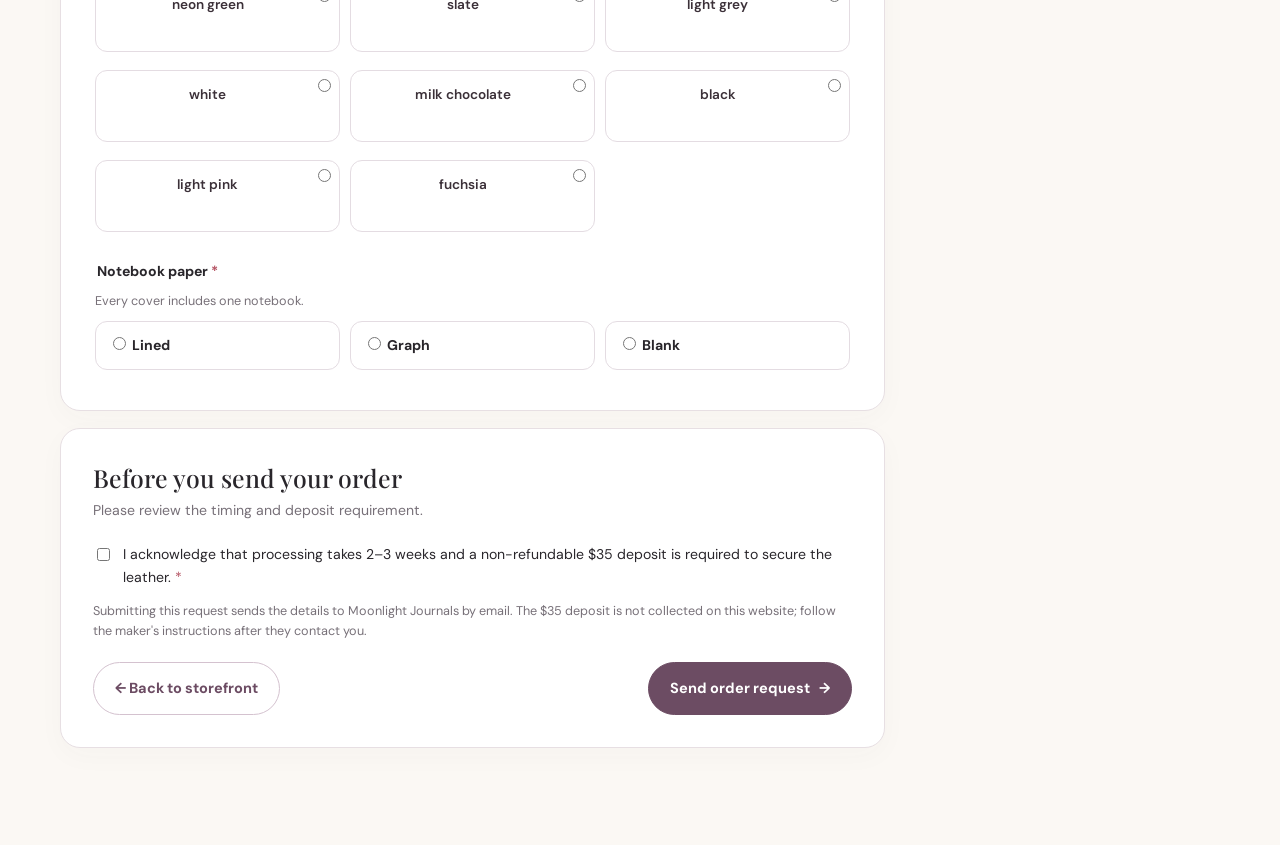
<file: standard-order.html>
<!doctype html><html lang="en"><head><meta charset="utf-8">
  <meta name="viewport" content="width=device-width,initial-scale=1"><meta name="description" content="Customize your Moonlight Journals leather journal cover.">
  <title>Standard Order | Moonlight Journals</title><link rel="stylesheet" href="styles.css"></head><body><header class="site-header">
    <div class="nav-wrap"><a class="brand" href="index.html">Moonlight Journals
      <small>Handmade with intention</small></a><nav aria-label="Main navigation">
        <a href="index.html">Home</a><a href="storefront.html">Storefront</a>
        <a href="contact.html">Contact</a></nav></div></header><main class="form-page">
          <div class="container checkout-layout"><div class="checkout-main">
            <div class="checkout-heading"><div class="eyebrow">Moonlight Journals · Order details</div>
              <h1>Make it your own.</h1><p>A few thoughtful choices, then your request is on its way. Standard sizes are priced below; your delivery fee is shown in the summary.</p>
              <div class="steps" aria-label="Order steps"><span class="step-dot">1</span><span class="step-line"></span><span class="step-dot">2</span><span class="step-line">
                
              </span><span class="step-dot">3</span><span class="small" style="margin-left:6px">Your details · Your design · Review</span>
              </div></div>
            <div id="form-message" class="submit-message" role="status" aria-live="polite"></div><form id="order-form" method="post" target="submit-frame" action="#" novalidate>
              <input type="hidden" name="orderType" value="Standard size">
              <div class="honeypot" aria-hidden="true">
                <label>Leave this field empty<input type="text" name="website" tabindex="-1" autocomplete="off"></label></div>
              <section class="form-card"><h2>First, a few details</h2>
                <p class="section-sub">So the maker can follow up about your order.</p><div class="field-grid"><div class="field">
                  <label for="customerName">Your name <span class="required">*</span></label><input id="customerName" name="customerName" autocomplete="name" required></div>
                  <div class="field"><label for="email">Email address <span class="required">*</span></label>
                    <input id="email" name="email" type="email" autocomplete="email" required></div></div>
                <fieldset class="field" style="border:0;padding:0;margin-top:4px">
                  <legend>Preferred method of contact <span class="required">*</span></legend>
                  <div class="option-grid"><label class="choice">
                    <input type="radio" name="contactMethod" value="Email" required checked>
                    <span>Email</span></label><label class="choice">
                      <input type="radio" name="contactMethod" value="Instagram Handle" required>
                      <span>Instagram handle</span></label></div>
                </fieldset><div class="field hidden" id="instagram-field" style="margin-top:17px">
                  <label for="instagram">Instagram handle <span class="required">*</span></label>
                  <input id="instagram" name="instagram" placeholder="@yourhandle">
                  <p class="hint">Add the handle where the maker can reach you.</p></div></section>
              <section class="form-card"><h2>Delivery</h2><p class="section-sub">Choose how you would like to receive your order.</p>
                <fieldset class="field" style="border:0;padding:0"><legend>Preferred delivery method <span class="required">*</span>
                </legend><div class="option-grid"><label class="choice"><input type="radio" name="deliveryMethod" value="Local drop off" required>
                  <span class="choice-copy">Local drop-off<small>$5 · within 15 miles of Detroit, MI</small></span></label>
                  <label class="choice"><input type="radio" name="deliveryMethod" value="Shipping" required><span class="choice-copy">Shipping<small>$7 flat shipping fee</small></span></label>
                </div></fieldset><div class="field hidden" id="address-field" style="margin-top:18px">
                  <label for="address">Delivery address <span class="required">*</span>
                  </label><textarea id="address" name="address" autocomplete="street-address" placeholder="Street, city, state, ZIP"></textarea>
                  <p class="hint" id="address-hint"></p></div></section><section class="form-card"><h2>Choose your size</h2>
                    <p class="section-sub">Select the format you want your leather cover made for.</p><fieldset class="field" style="border:0;padding:0">
                      <legend>Journal cover size <span class="required">*</span></legend><div class="option-grid"><label class="choice">
                        <input type="radio" name="journalSize" value="Passport" data-price="50" required><span class="choice-copy">Passport (4.8in x 3.5in) <small>$50</small></span></label>
                        <label class="choice"><input type="radio" name="journalSize" value="B6" data-price="55" required><span class="choice-copy">B6 Slim (4in × 7in) <small>$55</small></span></label>
                        <label class="choice"><input type="radio" name="journalSize" value="A6" data-price="60" required><span class="choice-copy">A6 (4.1in × 5.8in) <small>$60</small></span></label>
                        <label class="choice"><input type="radio" name="journalSize" value="A5" data-price="65" required><span class="choice-copy">A5 (5.8in x 8.3in)<small>$65</small></span></label>
                      </div></fieldset></section><section class="form-card"><h2>Cover style</h2><p class="section-sub">Pick the details that make your cover feel right for you.</p>
                        <fieldset class="field" style="border:0;padding:0"><legend>Bifold or trifold? <span class="required">*</span></legend><div class="option-grid">
                          <label class="choice"><input type="radio" name="foldStyle" value="Trifold" required><span class="choice-copy">Trifold<small>Leather folds in like a pamphlet</small></span></label>
                          <label class="choice"><input type="radio" name="foldStyle" value="Bifold" required><span class="choice-copy">Bifold<small>Leather folds like a book</small></span></label></div></fieldset>
                        <div class="field" style="margin-top:20px"><label for="journalCount">How many journals would you like to fit? <span class="required">*</span></label>
                          <select id="journalCount" name="journalCount" required><option value="">Choose a capacity</option><option value="2">2 journals</option>
                            <option value="4">4 journals</option><option value="6">6 journals</option></select><p id="count-hint" class="hint"></p></div></section>

              
              <section class="form-card"><h2>Color & finishing</h2><p class="section-sub">The small details that bring your cover together.</p>
                <fieldset class="field" style="border:0;padding:0"><legend>Leather color <span class="required">*</span>
                </legend><div class="option-grid three"><label class="choice swatch-option"><span class="swatch" style="background:#668873"></span>
                  <span class="choice-copy">verde</span><input type="radio" name="leatherColor" value="verde" required></label>
                  <label class="choice swatch-option"><span class="swatch" style="background:#d9aa53"></span><span class="choice-copy">miel</span>
                    <input type="radio" name="leatherColor" value="miel" required></label><label class="choice swatch-option">
                      <span class="swatch" style="background:#c77958"></span><span class="choice-copy">copper</span>
                      <input type="radio" name="leatherColor" value="copper" required></label><label class="choice swatch-option">
                        <span class="swatch" style="background:#b84345"></span><span class="choice-copy">scarlet</span>
                        <input type="radio" name="leatherColor" value="scarlet" required></label><label class="choice swatch-option">
                          <span class="swatch" style="background:#3d1726"></span><span class="choice-copy">maroon</span>
                          <input type="radio" name="leatherColor" value="maroon" required></label>
                  <label class="choice swatch-option"><span class="swatch" style="background:#df668d"></span>
                    <span class="choice-copy">rosa</span><input type="radio" name="leatherColor" value="rosa" required></label>
                  <label class="choice swatch-option"><span class="swatch" style="background:#392046"></span><span class="choice-copy">aubergine</span>
                    <input type="radio" name="leatherColor" value="aubergine" required></label><label class="choice swatch-option"><span class="swatch" style="background:#4c3732"></span>
                      <span class="choice-copy">cafe</span><input type="radio" name="leatherColor" value="cafe" required></label><label class="choice swatch-option">
                        <span class="swatch" style="background:#2e4e50"></span><span class="choice-copy">cyan</span><input type="radio" name="leatherColor" value="cyan" required></label>
                  <label class="choice swatch-option"><span class="swatch" style="background:#222222"></span><span class="choice-copy">negro</span>
                    <input type="radio" name="leatherColor" value="negro" required></label></div></fieldset><fieldset class="field" style="border:0;padding:0">
                      <legend>Grommet color <span class="required">*</span></legend><div class="option-grid three">
                        <label class="choice swatch-option"><span class="swatch" style="background:#f1db3e"></span>
                          <span class="choice-copy">gold</span><input type="radio" name="grommetColor" value="gold" required></label>
                        <label class="choice swatch-option"><span class="swatch" style="background:#75654b"></span><span class="choice-copy">bronze</span>
                          <input type="radio" name="grommetColor" value="bronze" required></label><label class="choice swatch-option"><span class="swatch" style="background:#b8b8b5"></span>
                            <span class="choice-copy">silver</span><input type="radio" name="grommetColor" value="silver" required></label><label class="choice swatch-option">
                              <span class="swatch" style="background:#171717"></span><span class="choice-copy">obsidian</span><input type="radio" name="grommetColor" value="obsidian" required></label></div></fieldset>
                <fieldset class="field" style="border:0;padding:0;margin-top:20px">
                  
                  <legend>Where would you like the cord? <span class="required">*</span></legend>
                  <div class="option-grid"><label class="choice"><input type="radio" name="cordPlacement" value="Center Back" required><span>Center back</span></label>
                    <label class="choice"><input type="radio" name="cordPlacement" value="Binding of the journal" required><span>Binding / spine</span></label></div></fieldset>
                <fieldset class="field" style="border:0;padding:0;margin-top:20px"><legend>Corner shape <span class="required">*</span></legend>
                  <div class="option-grid"><label class="choice"><input type="radio" name="corners" value="Rounded" required><span>Rounded</span></label>
                    <label class="choice"><input type="radio" name="corners" value="Square" required><span>Square</span></label></div></fieldset>
                <fieldset class="field" style="border:0;padding:0"><legend>String color <span class="required">*</span></legend>
                  <div class="option-grid three"><label class="choice swatch-option"><span class="swatch" style="background:#d92e38"></span>
                    <span class="choice-copy">red</span><input type="radio" name="stringColor" value="red" required></label>
                    <label class="choice swatch-option"><span class="swatch" style="background:#b8a4ed"></span><span class="choice-copy">lilac</span>
                      <input type="radio" name="stringColor" value="lilac" required></label><label class="choice swatch-option">
                        <span class="swatch" style="background:#54339b"></span><span class="choice-copy">violet</span>
                        <input type="radio" name="stringColor" value="violet" required></label>
                    <label class="choice swatch-option"><span class="swatch" style="background:#536b9f"></span>
                      <span class="choice-copy">muted blue</span><input type="radio" name="stringColor" value="muted blue" required></label>
                    <label class="choice swatch-option"><span class="swatch" style="background:#18284e"></span><span class="choice-copy">navy blue</span>
                      <input type="radio" name="stringColor" value="navy blue" required></label><label class="choice swatch-option"><span class="swatch" style="background:#e7c72f"></span>
                        <span class="choice-copy">yellow</span><input type="radio" name="stringColor" value="yellow" required></label>
                    <label class="choice swatch-option"><span class="swatch" style="background:#dfaa17"></span><span class="choice-copy">dandelion</span>
                      <input type="radio" name="stringColor" value="dandelion" required></label>
                    <label class="choice swatch-option"><span class="swatch" style="background:#ec7a13"></span>
                      <span class="choice-copy">orange</span><input type="radio" name="stringColor" value="orange" required></label>
                    <label class="choice swatch-option"><span class="swatch" style="background:#f15b1d">
                    </span><span class="choice-copy">neon orange</span>
                      <input type="radio" name="stringColor" value="neon orange" required></label>
                    <label class="choice swatch-option"><span class="swatch" style="background:#84d3f1"></span>
                      <span class="choice-copy">sky blue</span><input type="radio" name="stringColor" value="sky blue" required></label>
                    <label class="choice swatch-option"><span class="swatch" style="background:#b2ded8"></span><span class="choice-copy">aqua</span>
                      <input type="radio" name="stringColor" value="aqua" required></label><label class="choice swatch-option"><span class="swatch" style="background:#498a3e"></span>
                        <span class="choice-copy">green</span><input type="radio" name="stringColor" value="green" required></label>
                    <label class="choice swatch-option"><span class="swatch" style="background:#91e94c"></span><span class="choice-copy">neon green</span>
                      <input type="radio" name="stringColor" value="neon green" required></label>
                    <label class="choice swatch-option"><span class="swatch" style="background:#8a8888"></span><span class="choice-copy">slate</span>
                      <input type="radio" name="stringColor" value="slate" required></label><label class="choice swatch-option">
                        <span class="swatch" style="background:#b7b8bc"></span><span class="choice-copy">light grey</span>
                        <input type="radio" name="stringColor" value="light grey" required></label>
                    <label class="choice swatch-option"><span class="swatch" style="background:#ffffff"></span>
                      <span class="choice-copy">white</span><input type="radio" name="stringColor" value="white" required></label>
                    <label class="choice swatch-option"><span class="swatch" style="background:#775343"></span>
                      <span class="choice-copy">milk chocolate</span><input type="radio" name="stringColor" value="milk chocolate" required></label>
                    <label class="choice swatch-option"><span class="swatch" style="background:#111111"></span><span class="choice-copy">black</span>
                      <input type="radio" name="stringColor" value="black" required></label><label class="choice swatch-option"><span class="swatch" style="background:#efa2bd"></span>
                        <span class="choice-copy">light pink</span><input type="radio" name="stringColor" value="light pink" required></label>
                    <label class="choice swatch-option"><span class="swatch" style="background:#e52e74"></span><span class="choice-copy">fuchsia</span>
                      <input type="radio" name="stringColor" value="fuchsia" required></label></div></fieldset>
                <fieldset class="field" style="border:0;padding:0;margin-top:20px">
                  
                  <legend>Notebook paper <span class="required">*</span></legend>
                  <p class="hint" style="margin:0 0 10px">Every cover includes one notebook.</p>
                  <div class="option-grid three"><label class="choice"><input type="radio" name="notebookPaper" value="Lined" required>
                    <span>Lined</span></label><label class="choice"><input type="radio" name="notebookPaper" value="Graph" required>
                      <span>Graph</span></label><label class="choice"><input type="radio" name="notebookPaper" value="Blank" required>
                        <span>Blank</span></label></div></fieldset></section><section class="form-card"><h2>Before you send your order</h2>
                          <p class="section-sub">Please review the timing and deposit requirement.</p>
                          <label class="check-row"><input type="checkbox" name="acknowledgement" value="Yes" required>
                            
                            <span>I acknowledge that processing takes 2–3 weeks and a non-refundable $35 deposit is required to secure the leather. 
                              <span class="required">*</span></span></label>
                          
                          <p class="hint" style="margin-top:13px">Submitting this request sends the details to Moonlight Journals by email. The $35 deposit is not collected on this website; follow the maker's instructions after they contact you.</p>
                          <div class="form-actions">
                            <a class="button secondary" href="storefront.html">← Back to storefront</a>
                            <button class="button" id="submit-button" type="submit">Send order request <span aria-hidden="true">→</span></button></div></section></form>
            <iframe title="Order submission response" name="submit-frame" id="submit-frame" class="sr-only">          
            </iframe>
          </div>
            
      <aside class="summary-card">
              <div class="eyebrow">Your order at a glance</div><h2>Order summary</h2>
              
<div class="summary-line">
  <span>Cover type</span>
  <strong id="summary-type">Not selected</strong>
</div>

<div class="summary-line">
  <span>Size</span>
  <strong id="summary-size">Not selected</strong>
</div>

<div class="summary-line">
  <span>Delivery</span>
  <strong id="summary-delivery">Choose below</strong>
</div>

<div class="summary-line">
  <span>Delivery fee</span>
  <strong id="summary-fee">—</strong>
</div>

              <div class="summary-total"><span>Cover price</span>
                <strong id="summary-price">Quote after review</strong></div>
              <p class="small">The $35 non-refundable leather deposit is separate from the cover and delivery price. If you wish to make any changes to your order, please send a private message within 24 hours of placing your order via our Instagram page email, details on contact page.</p>
              <div class="notice" style="margin-top:17px">
                <strong>Made to order</strong>
                <br>Estimated processing: 2–3 weeks</div></aside></div></main>
    <script src="order.js"></script></body>
</html>
</file>
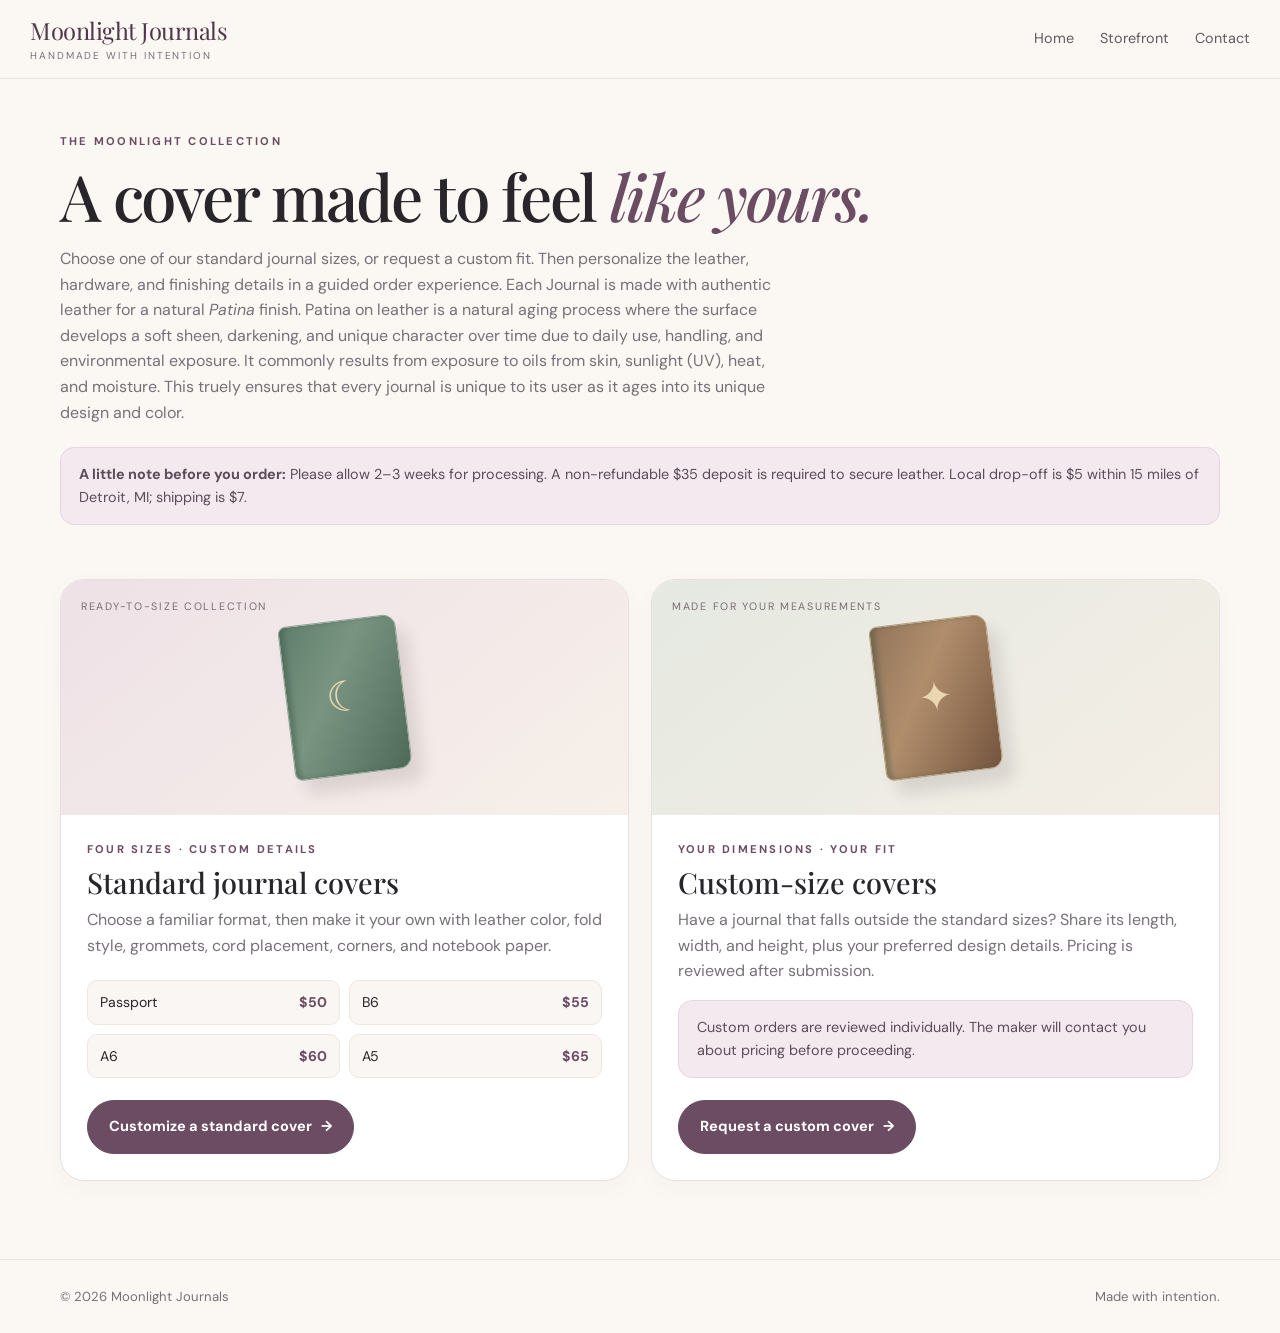
<file: storefront.html>
<!doctype html>
<html lang="en">
  <head>
    <meta charset="utf-8">
    <meta name="viewport" content="width=device-width,initial-scale=1">
    <meta name="description" content="Choose your handmade Moonlight Journals leather cover and customize the details.">
    <title>Storefront | Moonlight Journals</title>
    <link rel="stylesheet" href="styles.css">
  </head>
  <body>
    <header class="site-header">
      <div class="nav-wrap">
        <a class="brand" href="index.html">Moonlight Journals<small>Handmade with intention</small></a>
        <nav aria-label="Main navigation">
          <a href="index.html">Home</a>
          <a href="storefront.html">Storefront</a>
          <a href="contact.html">Contact</a>
        </nav>
      </div>
    </header>
    <main>
      <section class="container page-hero">
        <div class="eyebrow">The Moonlight collection</div>
        <h1 class="display">A cover made to feel <em style="color:var(--plum)">like yours.</em></h1>
        <p>Choose one of our standard journal sizes, or request a custom fit. Then personalize the leather, hardware, and finishing details in a guided order experience. Each Journal
        is made with authentic leather for a natural <em>Patina</em> finish. Patina on leather is a natural aging process where the surface develops a soft sheen, darkening, and unique character over time due to daily use, handling, and environmental exposure. It commonly results from exposure to oils from skin, sunlight (UV), heat, and moisture.
        This truely ensures that every journal is unique to its user as it ages into its unique design and color.</p>
        <div class="notice"><strong>A little note before you order:</strong> Please allow 2–3 weeks for processing. A non-refundable $35 deposit is required to secure leather. Local drop-off is $5 within 15 miles of Detroit, MI; shipping is $7.</div>
      </section>
      <section class="container store-grid">
        <article class="product-card">
          <div class="product-visual">
            <span class="visual-label">Ready-to-size collection</span>
            <div class="mini-journal"></div>
          </div>
          <div class="product-body">
            <div class="eyebrow">Four sizes · Custom details</div>
            <h2>Standard journal covers</h2>
            <p>Choose a familiar format, then make it your own with leather color, fold style, grommets, cord placement, corners, and notebook paper.</p>
            <div class="price-list"><div class="price-pill"><span>Passport</span>
              <strong>$50</strong></div>
              <div class="price-pill"><span>B6</span>
                <strong>$55</strong></div>
              <div class="price-pill"><span>A6</span>
                <strong>$60</strong></div>
              <div class="price-pill">
                <span>A5</span>
                <strong>$65</strong>
              </div>
            </div>
            <a class="button" href="standard-order.html">Customize a standard cover <span aria-hidden="true">→</span></a>
          </div>
        </article>
        <article class="product-card">
          <div class="product-visual custom">
            <span class="visual-label">Made for your measurements</span>
            <div class="mini-journal brown">
            </div>
          </div>
          <div class="product-body">
            <div class="eyebrow">Your dimensions · Your fit</div>
            <h2>Custom-size covers</h2>
            <p>Have a journal that falls outside the standard sizes? Share its length, width, and height, plus your preferred design details. Pricing is reviewed after submission.</p>
            <div class="notice" style="margin:0 0 22px">Custom orders are reviewed individually. The maker will contact you about pricing before proceeding.</div>
            <a class="button" href="custom-order.html">Request a custom cover <span aria-hidden="true">→</span>
            </a>
          </div>
        </article>
      </section>
    </main>
    <footer>
      <div class="container footer-inner">
        <span>© <span class="year"></span> Moonlight Journals</span>
        <span>Made with intention.</span>
      </div>
    </footer>
    <script>document.querySelectorAll('.year').forEach(el=>el.textContent=new Date().getFullYear());
    </script>
  </body>
</html>
</file>
<file: styles.css>
@import url('https://fonts.googleapis.com/css2?family=DM+Sans:wght@400;500;600;700&family=Playfair+Display:ital,wght@0,500;0,600;1,500;1,600&display=swap');
:root{--ink:#29262b;--muted:#777078;--plum:#6c4c63;--plum-dark:#51374b;--rose:#eadde5;--paper:#fbf8f4;--cream:#f3ece4;--sage:#718779;--line:#e7dfe3;--white:#fff;--gold:#c8a66b;--shadow:0 18px 50px rgba(56,38,51,.09)}
*{box-sizing:border-box}html{scroll-behavior:smooth}body{margin:0;background:var(--paper);color:var(--ink);font-family:'DM Sans',sans-serif;line-height:1.6}a{color:inherit}button,input,select,textarea{font:inherit}img{max-width:100%}.container{width:min(1160px,calc(100% - 40px));margin-inline:auto}.site-header{position:sticky;top:0;z-index:20;background:rgba(251,248,244,.93);backdrop-filter:blur(14px);border-bottom:1px solid rgba(108,76,99,.12)}.nav-wrap{width:min(1220px,calc(100% - 40px));margin:auto;min-height:78px;display:flex;align-items:center;justify-content:space-between;gap:24px}.brand{font-family:'Playfair Display',serif;font-size:1.48rem;text-decoration:none;line-height:1.15;color:var(--plum-dark);letter-spacing:-.02em}.brand small{display:block;font-family:'DM Sans',sans-serif;font-size:.63rem;letter-spacing:.19em;text-transform:uppercase;color:var(--muted);margin-top:6px}.nav-wrap nav{display:flex;align-items:center;gap:26px}.nav-wrap nav a{text-decoration:none;font-size:.9rem;color:#625a62}.nav-wrap nav a:hover,.nav-wrap nav a[aria-current=page]{color:var(--plum);font-weight:700}.nav-cta{border:1px solid #d8c5d2;padding:10px 16px;border-radius:999px}.eyebrow{font-size:.7rem;letter-spacing:.2em;text-transform:uppercase;color:var(--plum);font-weight:700}.display{font-family:'Playfair Display',serif;font-weight:500;letter-spacing:-.035em;line-height:1.08}.button{display:inline-flex;align-items:center;justify-content:center;gap:9px;padding:14px 21px;border-radius:999px;background:var(--plum);color:#fff;text-decoration:none;border:1px solid var(--plum);font-weight:700;font-size:.91rem;cursor:pointer;transition:.2s}.button:hover{background:var(--plum-dark);transform:translateY(-1px)}.button.secondary{background:transparent;color:var(--plum);border-color:#d4c2cf}.button.secondary:hover{background:#f2e8ef}.button-row{display:flex;flex-wrap:wrap;gap:12px;margin-top:26px}.hero{padding:76px 0 72px;background:radial-gradient(circle at 80% 20%,#eee2e8 0,transparent 35%),linear-gradient(120deg,#fbf8f4 45%,#f4ece7)}.hero-grid{display:grid;grid-template-columns:1.05fr .95fr;align-items:center;gap:64px}.hero h1{font-size:clamp(3rem,5.7vw,5.4rem);margin:15px 0 20px;max-width:690px}.hero h1 em{color:var(--plum);font-weight:500}.lead{font-size:1.08rem;color:#6f6670;max-width:560px}.hero-art{min-height:400px;position:relative;display:grid;place-items:center}.art-halo{position:absolute;width:min(390px,85%);aspect-ratio:1;border-radius:50%;background:#eadde5}.journal-art{position:relative;width:230px;height:310px;border-radius:13px 20px 20px 13px;background:linear-gradient(115deg,#755846,#96765f 35%,#5d4437 100%);box-shadow:18px 25px 25px #6d536333, inset 8px 0 8px #3b2a2440;transform:rotate(7deg);display:grid;place-items:center;border:2px solid #a58a72}.journal-art:before{content:'';position:absolute;left:14px;top:0;bottom:0;width:9px;background:#dfcbb6;opacity:.8;border-radius:4px}.journal-stamp{width:110px;height:110px;border:1px solid #e4c99a;border-radius:50%;display:grid;place-items:center;color:#f1dfbc;text-align:center;font-family:'Playfair Display',serif;font-size:1.05rem;line-height:1.2}.journal-stamp span{font-size:2rem;display:block}.floating-note{position:absolute;right:1%;bottom:26px;background:white;padding:15px 19px;border-radius:14px;box-shadow:var(--shadow);font-size:.83rem;color:#6e646c}.floating-note strong{display:block;color:var(--plum);font-family:'Playfair Display',serif;font-size:1.15rem}.section{padding:78px 0}.section.soft{background:#f3ece7}.section-heading{text-align:center;max-width:680px;margin:0 auto 38px}.section-heading h2{font-size:clamp(2rem,4vw,3.1rem);margin:12px 0}.section-heading p{color:var(--muted)}.cards{display:grid;grid-template-columns:repeat(3,1fr);gap:18px}.card{padding:27px;border:1px solid var(--line);border-radius:20px;background:#fff}.number{font-size:.7rem;letter-spacing:.15em;color:var(--plum);font-weight:700}.card h3{font-family:'Playfair Display',serif;font-size:1.55rem;font-weight:500;margin:15px 0 8px}.card p{margin:0;color:var(--muted);font-size:.94rem}.page-hero{padding:54px 0 30px}.page-hero h1{font-size:clamp(2.6rem,5vw,4.1rem);margin:10px 0 12px}.page-hero p{max-width:720px;color:var(--muted)}.notice{background:#f3e9ef;border:1px solid #e6d5e1;padding:15px 18px;border-radius:14px;color:#5f4c5a;font-size:.9rem;margin-top:22px}.store-grid{display:grid;grid-template-columns:repeat(2,1fr);gap:22px;padding:24px 0 78px}.product-card{background:#fff;border:1px solid var(--line);border-radius:24px;overflow:hidden;box-shadow:0 7px 24px #46334308;display:flex;flex-direction:column}.product-visual{min-height:235px;display:grid;place-items:center;position:relative;background:linear-gradient(140deg,#eee1e7,#f7f0e9)}.product-visual.custom{background:linear-gradient(140deg,#e5e9e1,#f4eee6)}.mini-journal{width:118px;height:155px;border-radius:8px 13px 13px 8px;background:linear-gradient(120deg,#607d6b,#799582 40%,#4e6958);box-shadow:10px 15px 15px #453d3a22,inset 5px 0 4px #344d3d55;transform:rotate(-7deg);border:1px solid #90a394;position:relative}.mini-journal:before{content:'☾';position:absolute;inset:0;display:grid;place-items:center;font-size:2.6rem;color:#e8d7b0;font-family:serif}.mini-journal.brown{background:linear-gradient(120deg,#92745a,#b08e6c 40%,#74543e);border-color:#b79b7b}.mini-journal.brown:before{content:'✦'}.visual-label{position:absolute;left:20px;top:18px;font-size:.67rem;letter-spacing:.16em;text-transform:uppercase;color:#796c75}.product-body{padding:26px;display:flex;flex:1;flex-direction:column}.product-body h2{font:500 1.8rem 'Playfair Display',serif;margin:4px 0 6px}.product-body p{color:var(--muted);margin:0 0 16px}.price-list{display:grid;grid-template-columns:1fr 1fr;gap:9px;margin:6px 0 22px}.price-pill{padding:10px 12px;border-radius:10px;background:#faf6f3;border:1px solid #efe6e1;font-size:.88rem;display:flex;justify-content:space-between;gap:10px}.price-pill strong{color:var(--plum)}.product-body .button{margin-top:auto;align-self:flex-start}.small{font-size:.83rem;color:var(--muted)}footer{padding:26px 0;border-top:1px solid var(--line);color:var(--muted);font-size:.82rem}.footer-inner{display:flex;justify-content:space-between;gap:16px;flex-wrap:wrap}.form-page{padding:36px 0 80px}
.checkout-layout{
  display:grid;
  grid-template-columns:minmax(0,1fr) 310px;
  gap:25px;
  align-items:start;
}

.checkout-main{min-width:0}.checkout-heading{margin-bottom:25px}
.checkout-heading h1{font:500 clamp(2.3rem,4.5vw,3.6rem) 'Playfair Display',serif;margin:7px 0}
.checkout-heading p{color:var(--muted);margin:0}.steps{display:flex;align-items:center;gap:8px;margin:22px 0 0}.step-dot{width:28px;height:28px;border-radius:50%;background:#e9dce5;color:var(--plum);display:grid;place-items:center;font-size:.78rem;font-weight:700}.step-line{height:1px;width:40px;background:#d8c7d2}.form-card{background:#fff;border:1px solid var(--line);border-radius:20px;padding:clamp(20px,4vw,32px);box-shadow:0 8px 28px #48374707;margin-bottom:17px}.form-card h2{font:500 1.55rem 'Playfair Display',serif;margin:0 0 5px}.form-card .section-sub{font-size:.88rem;color:var(--muted);margin:0 0 22px}.field-grid{display:grid;grid-template-columns:1fr 1fr;gap:18px}.field{min-width:0;margin-bottom:17px}.field:last-child{margin-bottom:0}.field label,.field legend{display:block;font-size:.88rem;font-weight:700;margin-bottom:8px}.required{color:#b45262}.field input:not([type=radio]):not([type=checkbox]),.field select,.field textarea{width:100%;border:1px solid #dcd3da;border-radius:11px;padding:13px 14px;background:#fff;color:var(--ink);outline:none}.field input:focus,.field select:focus,.field textarea:focus{border-color:#98738f;box-shadow:0 0 0 3px #eadde5}.field textarea{min-height:108px;resize:vertical}.hint{font-size:.79rem;color:var(--muted);margin:7px 0 0}.option-grid{display:grid;grid-template-columns:repeat(2,minmax(0,1fr));gap:10px}.option-grid.three{grid-template-columns:repeat(3,minmax(0,1fr))}.choice{position:relative;display:flex;align-items:center;gap:10px;border:1px solid #e4dce2;border-radius:12px;padding:12px;background:#fff;cursor:pointer;min-height:48px;transition:.15s}.choice:hover{border-color:#bda5b8;background:#fdfafd}.choice:has(input:checked){border-color:var(--plum);background:#f5edf3;box-shadow:inset 0 0 0 1px var(--plum)}.choice input{accent-color:var(--plum);flex:0 0 auto}.choice .choice-copy{display:flex;flex-direction:column;line-height:1.3}.choice small{font-size:.75rem;color:var(--muted);margin-top:4px}.swatch{width:24px;height:24px;flex:0 0 24px;border-radius:50%;border:1px solid #0000001b;box-shadow:inset 0 0 0 2px #ffffff60}.swatch.square{border-radius:7px}.swatch-option{min-height:63px}.swatch-option .choice-copy{font-size:.85rem}
.swatch-option input{margin-left:auto}

.summary-card {
  position: sticky;
  top: 100px;
  align-self: start;
  height: fit-content;
  background: #f3ece7;
  border-radius: 20px;
  padding: 24px;
  border: 1px solid #e8ddd7;
}

.summary-card h2{
  font:500 1.5rem 'Playfair Display',
    serif;
  margin:0 0 17px}

.summary-line{display:flex;justify-content:space-between;gap:14px;font-size:.87rem;padding:10px 0;border-bottom:1px solid #e1d4d0}
.summary-line span:first-child{color:#71656c}
.summary-line strong{text-align:right}
.summary-total{font:500 1.4rem 'Playfair Display',serif;display:flex;justify-content:space-between;margin:17px 0 8px}
.summary-card .small{line-height:1.55}
.summary-card .button{width:100%;margin-top:16px}
@media (max-width: 768px) {
  .summary-card {
    position: static;
  }
}
.check-row{display:flex;align-items:flex-start;gap:10px;font-size:.88rem}
.check-row input{margin-top:5px;accent-color:var(--plum)}
.form-actions{display:flex;justify-content:space-between;align-items:center;gap:14px;margin-top:20px}
.submit-message{display:none;margin:0 0 18px;padding:15px 17px;border-radius:12px;background:#eaf1eb;border:1px solid #cbdccc;color:#3c5d47}
.submit-message.error{background:#fbebeb;border-color:#e9caca;color:#8a3f48}
.hidden{display:none!important}
.contact-grid{display:grid;grid-template-columns:.8fr 1.2fr;gap:28px;padding-bottom:80px}
.contact-panel{background:#f1e7ee;border-radius:22px;padding:30px}
.contact-panel h2{font:500 1.8rem 'Playfair Display',serif}
.contact-panel a{color:var(--plum)}
.contact-form{background:#fff;border:1px solid var(--line);border-radius:22px;padding:30px}
.sr-only{position:absolute;width:1px;height:1px;padding:0;margin:-1px;overflow:hidden;clip:rect(0,0,0,0);white-space:nowrap;border:0}
.honeypot{position:absolute;left:-10000px;top:auto;width:1px;height:1px;overflow:hidden}

@media(max-width:850px){
  .hero-grid{grid-template-columns:1fr;gap:22px}
  .hero-art{min-height:320px}
  .hero{padding-top:52px}
  .cards{grid-template-columns:1fr}
  .checkout-layout{grid-template-columns:1fr}
  .summary-card{position:static;order:1}
  .summary-card .button{max-width:420px}
  .contact-grid{grid-template-columns:1fr}
}

}@media(max-width:600px){
  .container,.nav-wrap{width:min(100% - 28px,1160px)}
  .nav-wrap{min-height:72px;align-items:flex-start;padding:13px 0;flex-direction:column;gap:10px}
  .nav-wrap nav{width:100%;gap:17px;overflow:auto;padding-bottom:3px}
  .nav-wrap nav a{font-size:.82rem;white-space:nowrap}
  .nav-cta{display:none}
  .hero h1{font-size:3.1rem}
  .hero-art{min-height:285px}
  .journal-art{width:185px;height:250px}
  .floating-note{right:0;bottom:4px}
  .section{padding:56px 0}
  .store-grid{grid-template-columns:1fr;padding-bottom:54px}
  .page-hero{padding-top:40px}
  .field-grid{grid-template-columns:1fr;gap:0}
  .option-grid.three{grid-template-columns:repeat(2,minmax(0,1fr))}
  .price-list{grid-template-columns:1fr}
  .form-page{padding-top:28px}
  .form-card{padding:21px 17px}
  .summary-card{padding:20px}
  .form-actions{align-items:stretch;flex-direction:column}
  .form-actions 
  .button{width:100%}.footer-inner{flex-direction:column;gap:5px}}

/* Manual fading Instagram-style carousel */
.instagram-carousel {
  position: relative;
  isolation: isolate;
  width: 100%;
  max-width: 450px;
  aspect-ratio: 4 / 5;
  overflow: hidden;
  border-radius: 24px;
  background: #eee2e8;
  border: 1px solid #e8dce4;
  box-shadow: 0 18px 45px rgba(72, 51, 67, 0.12);
}

.instagram-slide {
  position: absolute;
  inset: 0;
  display: block;
  opacity: 0;
  z-index: 0;
  pointer-events: none;
  transition: opacity 900ms ease;
}

.instagram-slide.is-active {
  opacity: 1;
  z-index: 1;
  pointer-events: auto;
}

.instagram-slide img {
  display: block;
  width: 100%;
  height: 100%;
  object-fit: cover;
}

.instagram-dots {
  position: absolute;
  z-index: 2;
  bottom: 15px;
  left: 0;
  right: 0;
  display: flex;
  justify-content: center;
  gap: 9px;
}

.instagram-dot {
  width: 10px;
  height: 10px;
  padding: 0;
  border: 1px solid white;
  border-radius: 50%;
  background: rgba(255, 255, 255, 0.55);
  cursor: pointer;
  box-shadow: 0 1px 5px rgba(0, 0, 0, 0.2);
}

.instagram-dot.is-active {
  background: white;
  transform: scale(1.2);
}

.instagram-dot:focus-visible {
  outline: 2px solid var(--plum);
  outline-offset: 4px;
}

@media (prefers-reduced-motion: reduce) {
  .instagram-slide {
    transition: none;
  }

  
/* Larger color samples on both order forms */
.swatch-option {
  min-height: 112px;
  padding: 15px 10px 12px;
  display: flex;
  flex-direction: column;
  align-items: center;
  justify-content: center;
  gap: 9px;
  text-align: center;
  position: relative;
}

/* Larger, easy-to-see color samples */
.swatch-option .swatch {
  width: 48px;
  height: 48px;
  flex: 0 0 48px;
  border-radius: 10px;
  border: 1px solid rgba(0, 0, 0, 0.16);
  box-shadow: inset 0 0 0 1px rgba(255, 255, 255, 0.22);
}

/* Keep labels legible beneath the samples */
.swatch-option .choice-copy {
  font-size: 0.9rem;
  line-height: 1.25;
  text-align: center;
  align-items: center;
  justify-content: center;
  overflow-wrap: anywhere;
}

/* Keep the radio control in the upper-right corner */
.swatch-option input[type="radio"] {
  position: absolute;
  top: 9px;
  right: 9px;
  margin: 0;
  accent-color: var(--plum);
}

/* Make selected samples easy to identify */
.swatch-option:has(input[type="radio"]:checked) {
  border-color: var(--plum);
  background: #f5edf3;
  box-shadow: inset 0 0 0 2px var(--plum);
}

.swatch-option:has(input[type="radio"]:checked) .swatch {
  outline: 2px solid var(--plum);
  outline-offset: 2px;
}

/* Give long string-color lists room on smaller screens */
@media (max-width: 600px) {
  .option-grid.three {
    grid-template-columns: repeat(2, minmax(0, 1fr));
  }

  .swatch-option {
    min-height: 106px;
  }

  .swatch-option .swatch {
    width: 44px;
    height: 44px;
    flex-basis: 44px;
  }
}

}

/* Color options: fill the entire button with its color */
.swatch-option {
  --swatch-color: #eee8ed;
  --swatch-ink: #3b3038;

  position: relative;
  min-height: 72px;
  padding: 15px 34px 15px 14px;
  display: flex;
  align-items: center;
  justify-content: center;
  border: 1px solid #e4dce2;
  border-radius: 12px;
  background-color: #fff;
  color: #3b3038;
  cursor: pointer;
  overflow: hidden;
  transition:
    background-color 180ms ease,
    color 180ms ease,
    border-color 180ms ease,
    box-shadow 180ms ease,
    transform 180ms ease;
}

/* Remove the small circle swatches */
.swatch-option .swatch {
  display: none;
}

/* Center the color name */
.swatch-option .choice-copy {
  display: flex;
  align-items: center;
  justify-content: center;
  text-align: center;
  color: inherit;
  font-weight: 600;
  overflow-wrap: anywhere;
}

/* Hover: fill the whole button with its color */
.swatch-option:hover,
.swatch-option:focus-within {
  background-color: var(--swatch-color);
  color: var(--swatch-ink);
  border-color: var(--swatch-color);
  box-shadow: inset 0 0 0 1px var(--swatch-ink);
  transform: translateY(-1px);
}

/* Selected: keep the color visible after clicking */
.swatch-option:has(input[type="radio"]:checked) {
  background-color: var(--swatch-color);
  color: var(--swatch-ink);
  border-color: var(--swatch-color);
  box-shadow: inset 0 0 0 2px var(--swatch-ink);
}

/* Keep color names readable */
.swatch-option .choice-copy small {
  color: inherit;
  opacity: 0.85;
}

/* Position the radio control neatly */
.swatch-option input[type="radio"] {
  position: absolute;
  top: 8px;
  right: 8px;
  margin: 0;
  accent-color: var(--swatch-ink);
}

/* Keyboard accessibility */
.swatch-option:focus-within {
  outline: 2px solid var(--plum);
  outline-offset: 3px;
}

/* Respect reduced-motion preferences */
@media (prefers-reduced-motion: reduce) {
  .swatch-option {
    transition: none;
    transform: none;
  }
}
</file>
